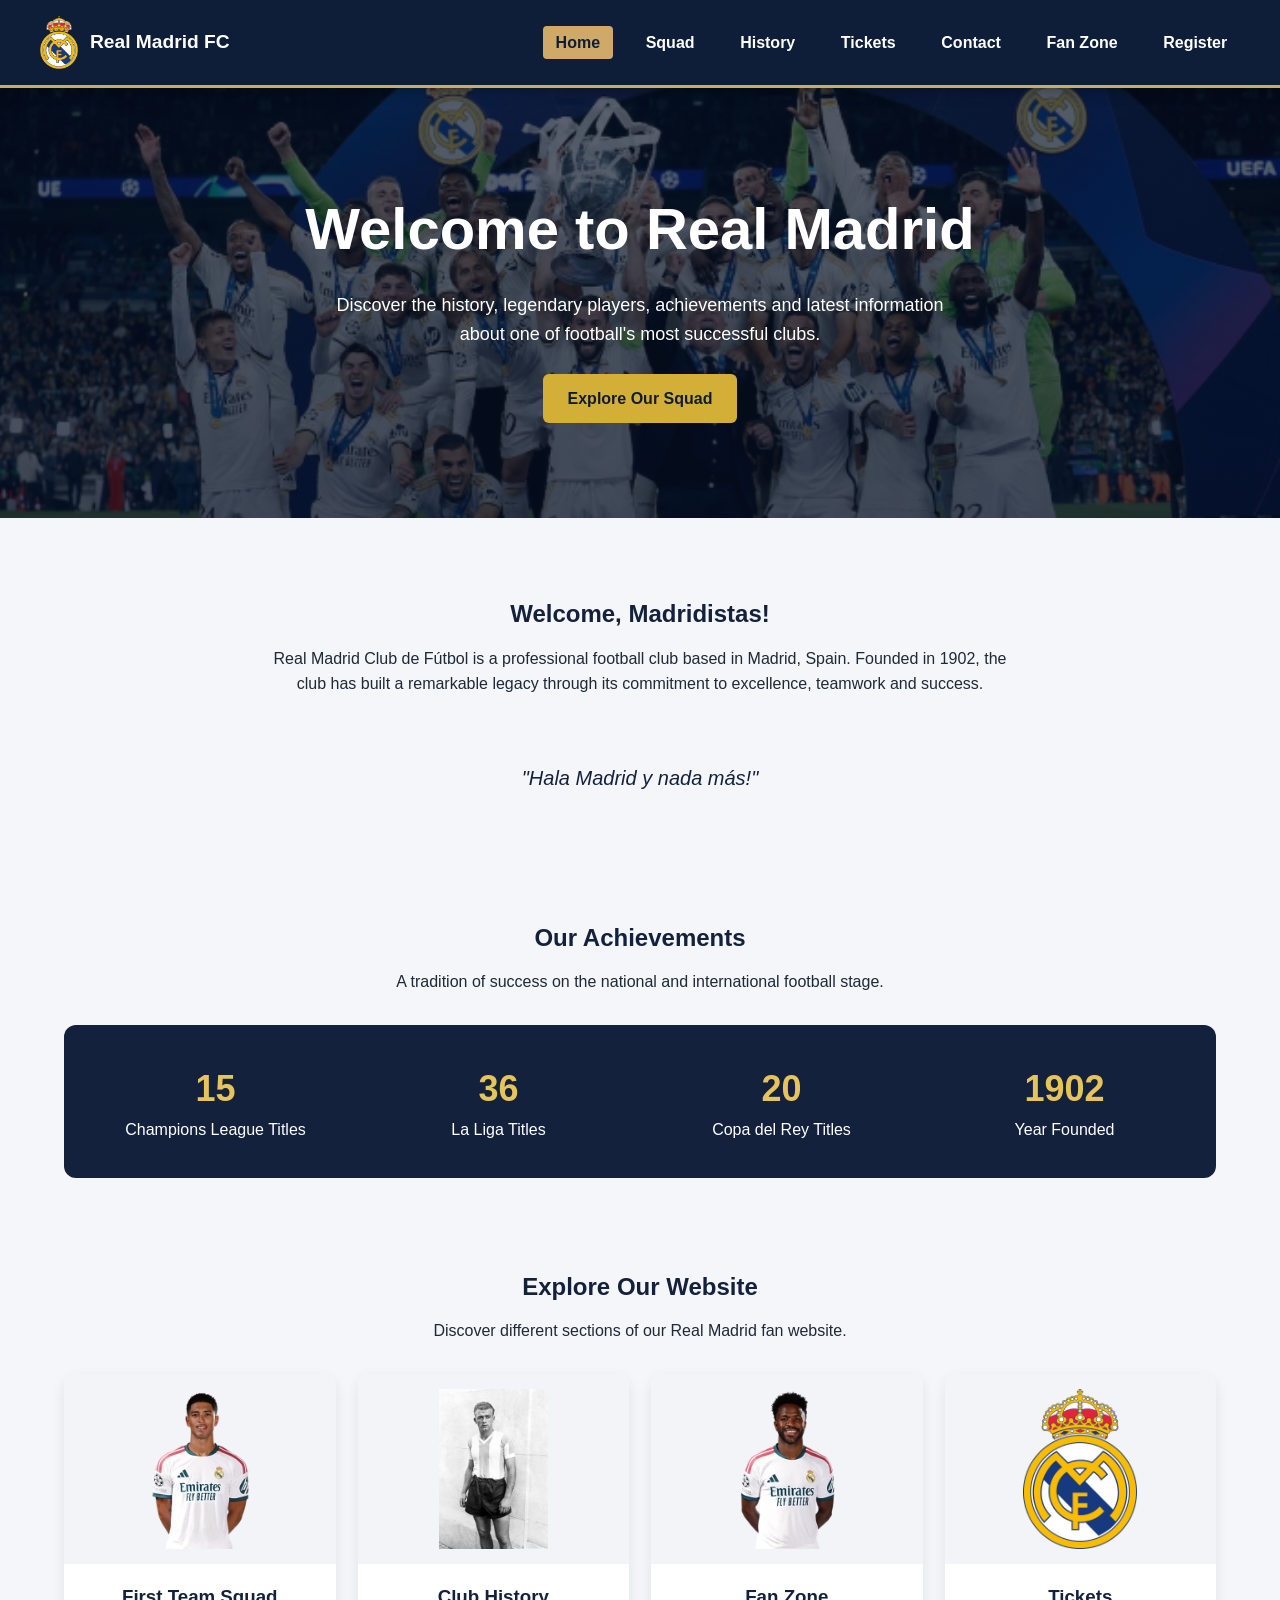
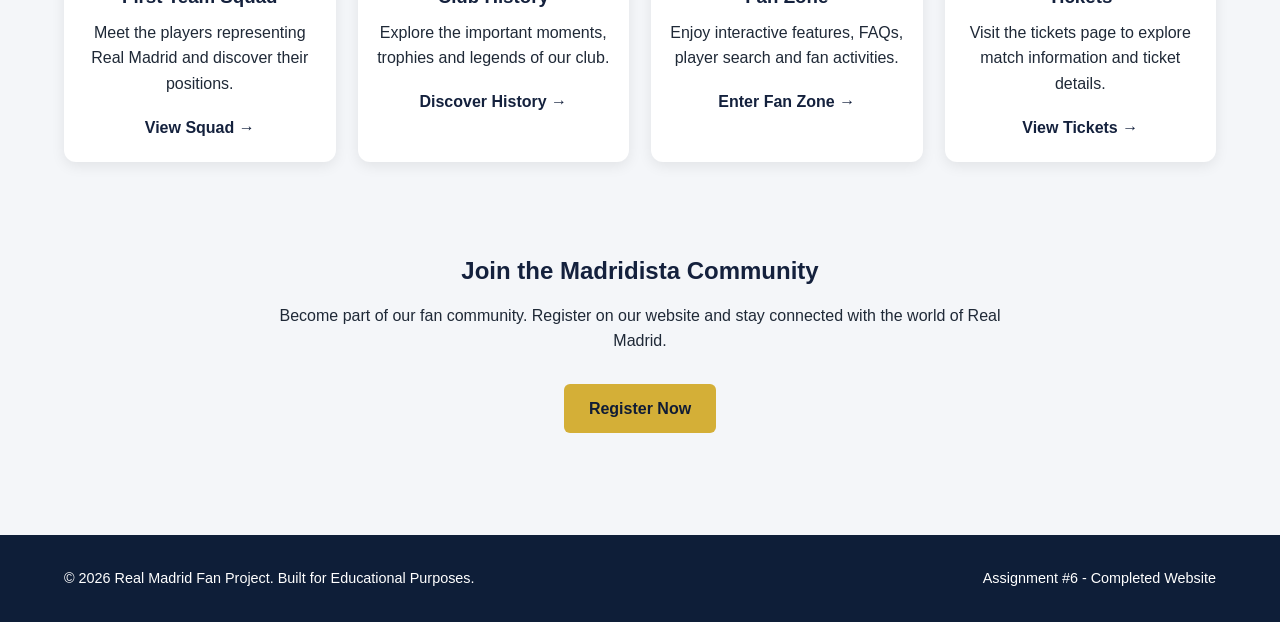
<file: index.html>
<!DOCTYPE html>
<html lang="en">
<head>
    <meta charset="UTF-8">
    <meta name="viewport" content="width=device-width, initial-scale=1.0">

    <title>Real Madrid - Official Fan Website</title>

    <link rel="stylesheet" href="css/style.css">
    <link rel="stylesheet" href="css/responsive.css">

    <style>
        .home-hero {
            min-height: 430px;
            background:
                linear-gradient(rgba(5, 15, 35, 0.65), rgba(5, 15, 35, 0.75)),
                url("images/hero.png") center/cover no-repeat;
            display: flex;
            flex-direction: column;
            justify-content: center;
            align-items: center;
            text-align: center;
            color: white;
            padding: 50px 20px;
        }

        .home-hero h1 {
            font-size: clamp(32px, 5vw, 58px);
            margin: 0 0 15px;
            color: white;
        }

        .home-hero p {
            font-size: 18px;
            max-width: 650px;
            margin: 0 auto 25px;
        }

        .home-btn {
            display: inline-block;
            background: #d4af37;
            color: #101c35;
            text-decoration: none;
            font-weight: bold;
            padding: 12px 25px;
            border-radius: 6px;
            transition: background 0.3s, transform 0.3s;
        }

        .home-btn:hover {
            background: #f0d36b;
            transform: translateY(-3px);
        }

        .home-section {
            padding: 45px 0;
        }

        .home-section h2 {
            text-align: center;
            color: #14213d;
            margin-bottom: 12px;
        }

        .home-intro {
            text-align: center;
            max-width: 750px;
            margin: 0 auto 30px;
        }

        .home-cards {
            display: grid;
            grid-template-columns: repeat(auto-fit, minmax(220px, 1fr));
            gap: 22px;
            margin-top: 30px;
        }

        .home-card {
            background: white;
            border-radius: 12px;
            overflow: hidden;
            box-shadow: 0 4px 14px rgba(0,0,0,0.08);
            text-align: center;
            padding-bottom: 22px;
            transition: transform 0.3s;
        }

        .home-card:hover {
            transform: translateY(-5px);
        }

        .home-card img {
            width: 100%;
            height: 190px;
            object-fit: contain;
            background: #f2f4f8;
            padding: 15px;
        }

        .home-card h3 {
            color: #14213d;
            margin: 18px 10px 8px;
        }

        .home-card p {
            padding: 0 18px;
            margin-bottom: 18px;
        }

        .home-card a {
            color: #14213d;
            font-weight: bold;
            text-decoration: none;
        }

        .home-card a:hover {
            color: #b18a18;
        }

        .home-highlights {
            background: #14213d;
            color: white;
            padding: 35px 20px;
            border-radius: 12px;
            display: grid;
            grid-template-columns: repeat(auto-fit, minmax(160px, 1fr));
            gap: 20px;
            text-align: center;
        }

        .highlight-number {
            color: #e6c45a;
            font-size: 36px;
            font-weight: bold;
            display: block;
        }

        .home-quote {
            text-align: center;
            padding: 35px 20px;
            font-size: 20px;
            font-style: italic;
            color: #14213d;
        }

        @media (max-width: 600px) {
            .home-hero {
                min-height: 350px;
            }

            .home-hero p {
                font-size: 16px;
            }

            .home-section {
                padding: 30px 0;
            }
        }
    </style>
</head>

<body>

<div class="page-wrapper">

    <!-- HEADER -->
    <header class="site-header">
        <div class="header-container">

            <a href="index.html" class="logo-area">
                <img src="images/crest.png" alt="Real Madrid Crest">
                <span>Real Madrid FC</span>
            </a>

            <nav class="main-nav" aria-label="Main navigation">
                <ul>
                    <li><a href="index.html" class="active" aria-current="page">Home</a></li>
                    <li><a href="squad.html">Squad</a></li>
                    <li><a href="history.html">History</a></li>
                    <li><a href="tickets.html">Tickets</a></li>
                    <li><a href="contact.html">Contact</a></li>
                    <li><a href="fanzone.html">Fan Zone</a></li>
                    <li><a href="register.html">Register</a></li>
                </ul>
            </nav>

        </div>
    </header>


    <!-- HERO SECTION -->
    <main>

        <section class="home-hero">
            <h1>Welcome to Real Madrid</h1>

            <p>
                Discover the history, legendary players, achievements
                and latest information about one of football's most
                successful clubs.
            </p>

            <a href="squad.html" class="home-btn">
                Explore Our Squad
            </a>
        </section>


        <div class="container">

            <!-- ABOUT SECTION -->
            <section class="home-section">
                <h2>Welcome, Madridistas!</h2>

                <p class="home-intro">
                    Real Madrid Club de Fútbol is a professional football
                    club based in Madrid, Spain. Founded in 1902, the club
                    has built a remarkable legacy through its commitment
                    to excellence, teamwork and success.
                </p>

                <div class="home-quote">
                    "Hala Madrid y nada más!"
                </div>
            </section>


            <!-- ACHIEVEMENTS -->
            <section class="home-section">
                <h2>Our Achievements</h2>

                <p class="home-intro">
                    A tradition of success on the national and
                    international football stage.
                </p>

                <div class="home-highlights">

                    <div>
                        <span class="highlight-number">15</span>
                        <span>Champions League Titles</span>
                    </div>

                    <div>
                        <span class="highlight-number">36</span>
                        <span>La Liga Titles</span>
                    </div>

                    <div>
                        <span class="highlight-number">20</span>
                        <span>Copa del Rey Titles</span>
                    </div>

                    <div>
                        <span class="highlight-number">1902</span>
                        <span>Year Founded</span>
                    </div>

                </div>
            </section>


            <!-- EXPLORE WEBSITE -->
            <section class="home-section">
                <h2>Explore Our Website</h2>

                <p class="home-intro">
                    Discover different sections of our Real Madrid
                    fan website.
                </p>

                <div class="home-cards">

                    <article class="home-card">
                        <img
                            src="images/player-Bellingham.webp"
                            alt="Real Madrid player Jude Bellingham"
                        >

                        <h3>First Team Squad</h3>

                        <p>
                            Meet the players representing Real Madrid
                            and discover their positions.
                        </p>

                        <a href="squad.html">View Squad &rarr;</a>
                    </article>


                    <article class="home-card">
                        <img
                            src="images/Di_stefano_argentina.jpg"
                            alt="Real Madrid legend Alfredo Di Stéfano"
                        >

                        <h3>Club History</h3>

                        <p>
                            Explore the important moments, trophies
                            and legends of our club.
                        </p>

                        <a href="history.html">Discover History &rarr;</a>
                    </article>


                    <article class="home-card">
                        <img
                            src="images/player-vini.webp"
                            alt="Real Madrid player Vinícius Júnior"
                        >

                        <h3>Fan Zone</h3>

                        <p>
                            Enjoy interactive features, FAQs,
                            player search and fan activities.
                        </p>

                        <a href="fanzone.html">Enter Fan Zone &rarr;</a>
                    </article>


                    <article class="home-card">
                        <img
                            src="images/crest.png"
                            alt="Real Madrid club crest"
                        >

                        <h3>Tickets</h3>

                        <p>
                            Visit the tickets page to explore
                            match information and ticket details.
                        </p>

                        <a href="tickets.html">View Tickets &rarr;</a>
                    </article>

                </div>
            </section>


            <!-- JOIN THE COMMUNITY -->
            <section class="home-section">
                <h2>Join the Madridista Community</h2>

                <p class="home-intro">
                    Become part of our fan community. Register on our
                    website and stay connected with the world of Real Madrid.
                </p>

                <div style="text-align:center; margin:25px 0;">
                    <a href="register.html" class="home-btn">
                        Register Now
                    </a>
                </div>
            </section>

        </div>

    </main>


    <!-- FOOTER -->
    <footer class="site-footer">
        <div class="container footer-content">
            <p>
                &copy; 2026 Real Madrid Fan Project.
                Built for Educational Purposes.
            </p>

            <p>Assignment #6 - Completed Website</p>
        </div>
    </footer>

</div>

</body>
</html>
</file>
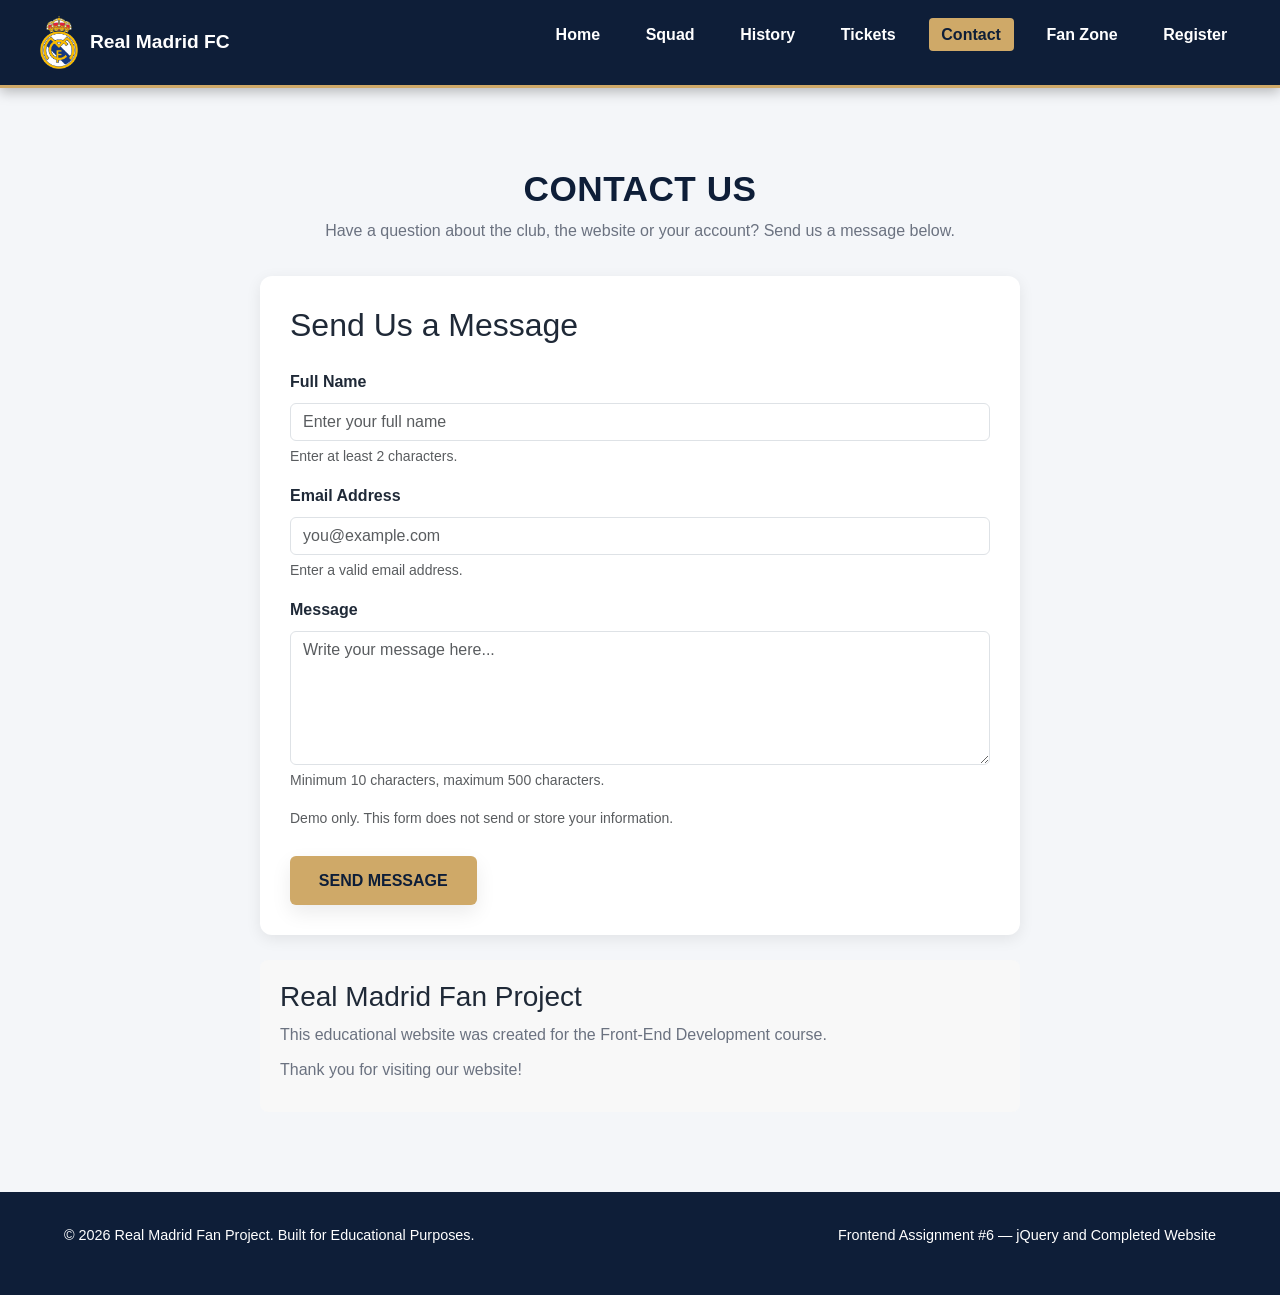
<file: contact.html>
<!DOCTYPE html>
<html lang="en">
<head>
    <meta charset="UTF-8">
    <meta name="viewport" content="width=device-width, initial-scale=1.0">

    <title>Contact Us - Real Madrid Fan Project</title>

   
    <link href="https://cdn.jsdelivr.net/npm/bootstrap@5.3.3/dist/css/bootstrap.min.css" rel="stylesheet">

    <!-- Project CSS -->
    <link rel="stylesheet" href="css/style.css">
    <link rel="stylesheet" href="css/responsive.css">

    <style>
        .contact-card {
            background: #ffffff;
            padding: 30px;
            border-radius: 12px;
            box-shadow: 0 4px 15px rgba(0,0,0,0.08);
        }

        .contact-card h2 {
            margin-bottom: 25px;
        }

        .contact-card .form-label {
            font-weight: 600;
        }

        .contact-card .form-control:focus {
            border-color: #c9a227;
            box-shadow: 0 0 0 0.2rem rgba(201,162,39,0.2);
        }

        .contact-card .btn-gold {
            margin-top: 10px;
        }

        .form-control.is-invalid {
            border-color: #dc3545;
        }

        .form-control.is-valid {
            border-color: #198754;
        }

        #contact-success {
            font-weight: 500;
        }

        .contact-info {
            margin-top: 25px;
            padding: 20px;
            background: #f8f8f8;
            border-radius: 8px;
        }

        @media (max-width: 576px) {
            .contact-card {
                padding: 20px 15px;
            }
        }
    </style>
</head>

<body>

<div class="page-wrapper">

  
    <header class="site-header">
        <div class="header-container">

            <a href="index.html" class="logo-area">
                <img src="images/crest.png" alt="Real Madrid Crest">
                <span>Real Madrid FC</span>
            </a>

            <nav class="main-nav" aria-label="Main navigation">
                <ul>
                    <li><a href="index.html">Home</a></li>
                    <li><a href="squad.html">Squad</a></li>
                    <li><a href="history.html">History</a></li>
                    <li><a href="tickets.html">Tickets</a></li>
                    <li><a href="contact.html" class="active">Contact</a></li>
                    <li><a href="fanzone.html">Fan Zone</a></li>
                    <li><a href="register.html">Register</a></li>
                </ul>
            </nav>

        </div>
    </header>


    
    <main class="container py-5">

        <h1 class="page-title text-center">Contact Us</h1>

        <p class="subtitle text-center">
            Have a question about the club, the website or your account?
            Send us a message below.
        </p>

        <div class="row justify-content-center">

            <div class="col-12 col-lg-8">

                <div class="contact-card">

                    <h2>Send Us a Message</h2>

                    <!-- CONTACT FORM -->
                    <form id="contactForm" novalidate>

                        <!-- FULL NAME -->
                        <div class="mb-3">

                            <label for="contact-name" class="form-label">
                                Full Name
                            </label>

                            <input
                                type="text"
                                class="form-control"
                                id="contact-name"
                                name="contact-name"
                                minlength="2"
                                required
                                placeholder="Enter your full name"
                                aria-describedby="name-help">

                            <div id="name-help" class="form-text">
                                Enter at least 2 characters.
                            </div>

                            <div class="valid-feedback">
                                Looks good!
                            </div>

                            <div class="invalid-feedback">
                                Please enter at least 2 characters.
                            </div>

                        </div>


                        
                        <div class="mb-3">

                            <label for="contact-email" class="form-label">
                                Email Address
                            </label>

                            <input
                                type="email"
                                class="form-control"
                                id="contact-email"
                                name="contact-email"
                                required
                                placeholder="you@example.com"
                                aria-describedby="email-help">

                            <div id="email-help" class="form-text">
                                Enter a valid email address.
                            </div>

                            <div class="valid-feedback">
                                Valid email address!
                            </div>

                            <div class="invalid-feedback">
                                Please enter a valid email address.
                            </div>

                        </div>


                        
                        <div class="mb-3">

                            <label for="contact-message" class="form-label">
                                Message
                            </label>

                            <textarea
                                class="form-control"
                                id="contact-message"
                                name="contact-message"
                                rows="5"
                                minlength="10"
                                maxlength="500"
                                required
                                placeholder="Write your message here..."
                                aria-describedby="message-help"></textarea>

                            <div id="message-help" class="form-text">
                                Minimum 10 characters, maximum 500 characters.
                            </div>

                            <div class="valid-feedback">
                                Message looks good!
                            </div>

                            <div class="invalid-feedback">
                                Message must contain 10-500 characters.
                            </div>

                        </div>


                        
                        <p id="contact-demo-note" class="text-muted small">
                            Demo only. This form does not send or store your information.
                        </p>


                        
                        <button type="submit" class="btn btn-gold">
                            Send Message
                        </button>

                    </form>


                    
                    <div
                        id="contact-success"
                        class="alert alert-success mt-4 d-none"
                        role="alert"
                        aria-live="polite">

                        <strong>Thank you!</strong>
                        Your message has passed validation.

                        <br>

                        <small>
                            Demonstration only — nothing was actually sent.
                        </small>

                    </div>

                </div>


               
                <div class="contact-info">

                    <h3>Real Madrid Fan Project</h3>

                    <p>
                        This educational website was created
                        for the Front-End Development course.
                    </p>

                    <p>
                        Thank you for visiting our website!
                    </p>

                </div>

            </div>

        </div>

    </main>


  
    <footer class="site-footer">

        <div class="container footer-content">

            <p>
                &copy; 2026 Real Madrid Fan Project.
                Built for Educational Purposes.
            </p>

            <p>
                Frontend Assignment #6 — jQuery and Completed Website
            </p>

        </div>

    </footer>

</div>



<script src="https://cdn.jsdelivr.net/npm/bootstrap@5.3.3/dist/js/bootstrap.bundle.min.js"></script>


<script src="https://code.jquery.com/jquery-3.7.1.min.js"></script>


<script src="js/validation.js"></script>

</body>
</html>
</file>
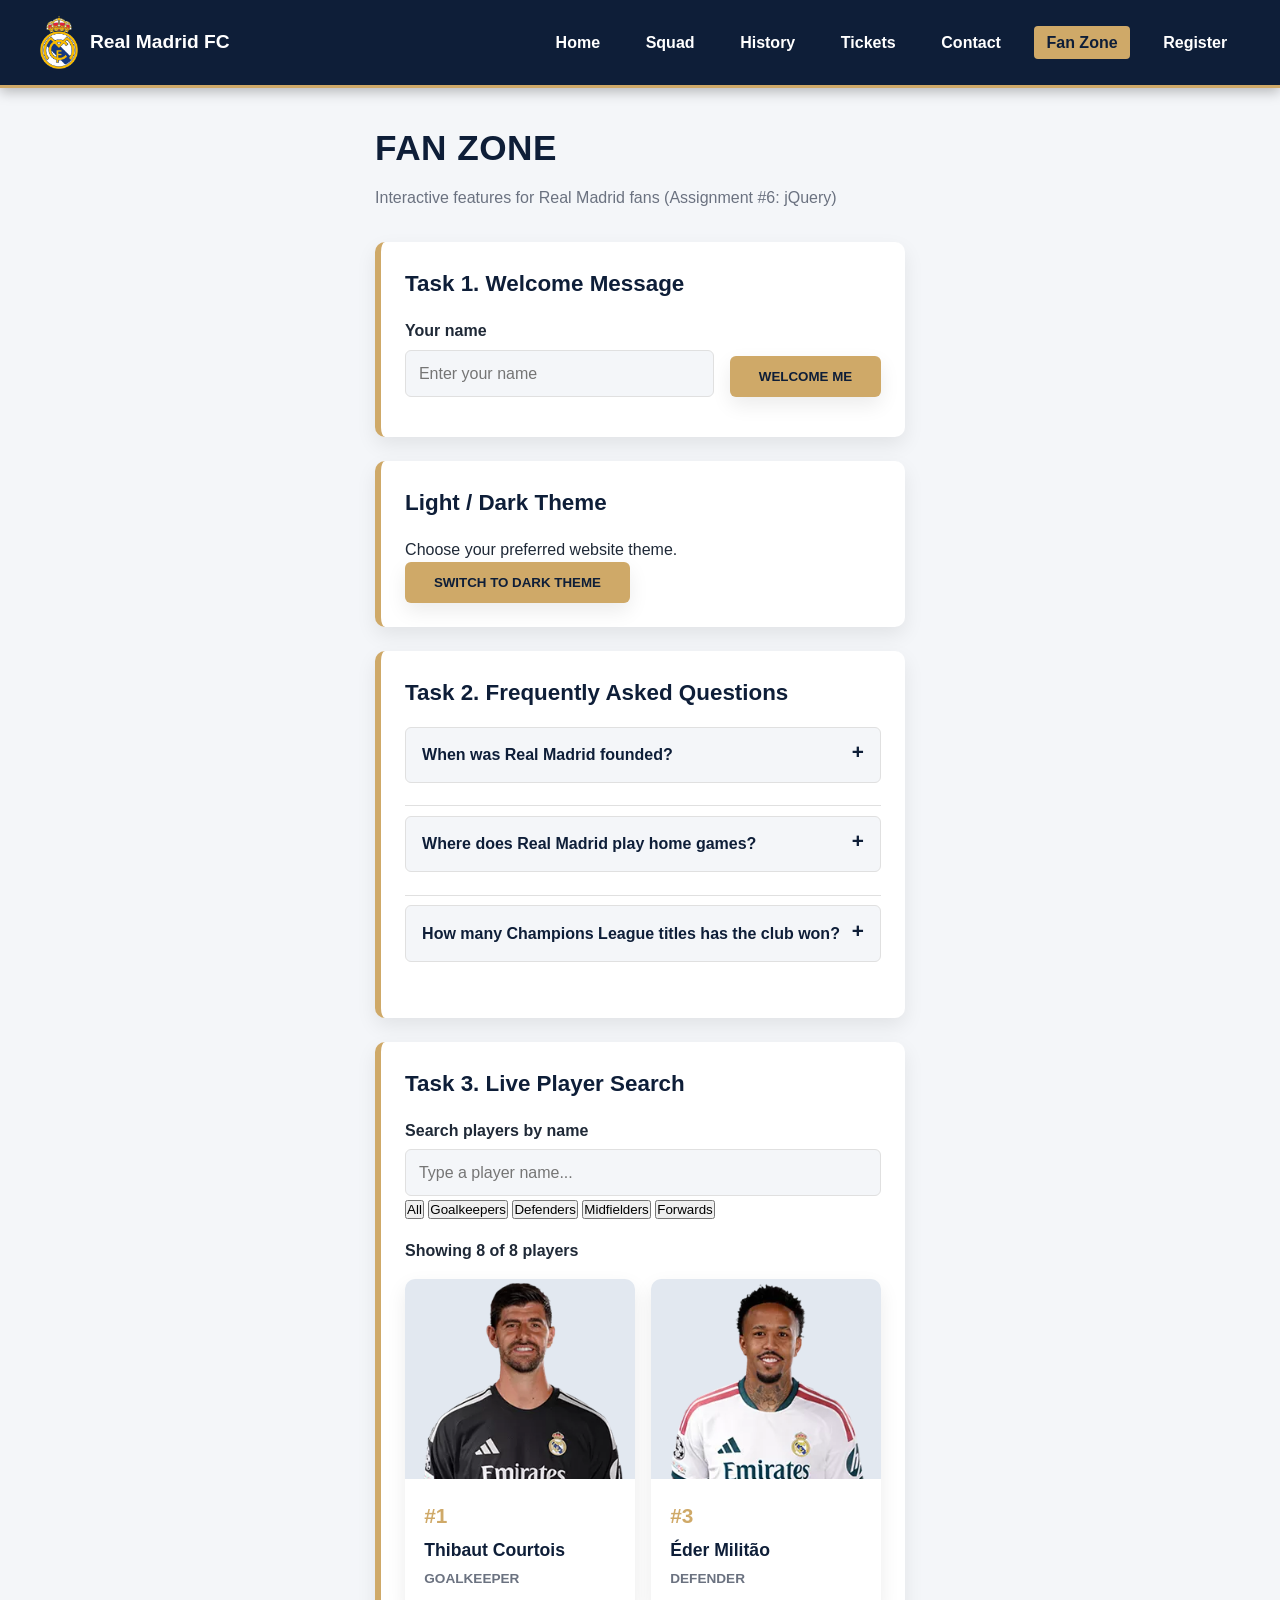
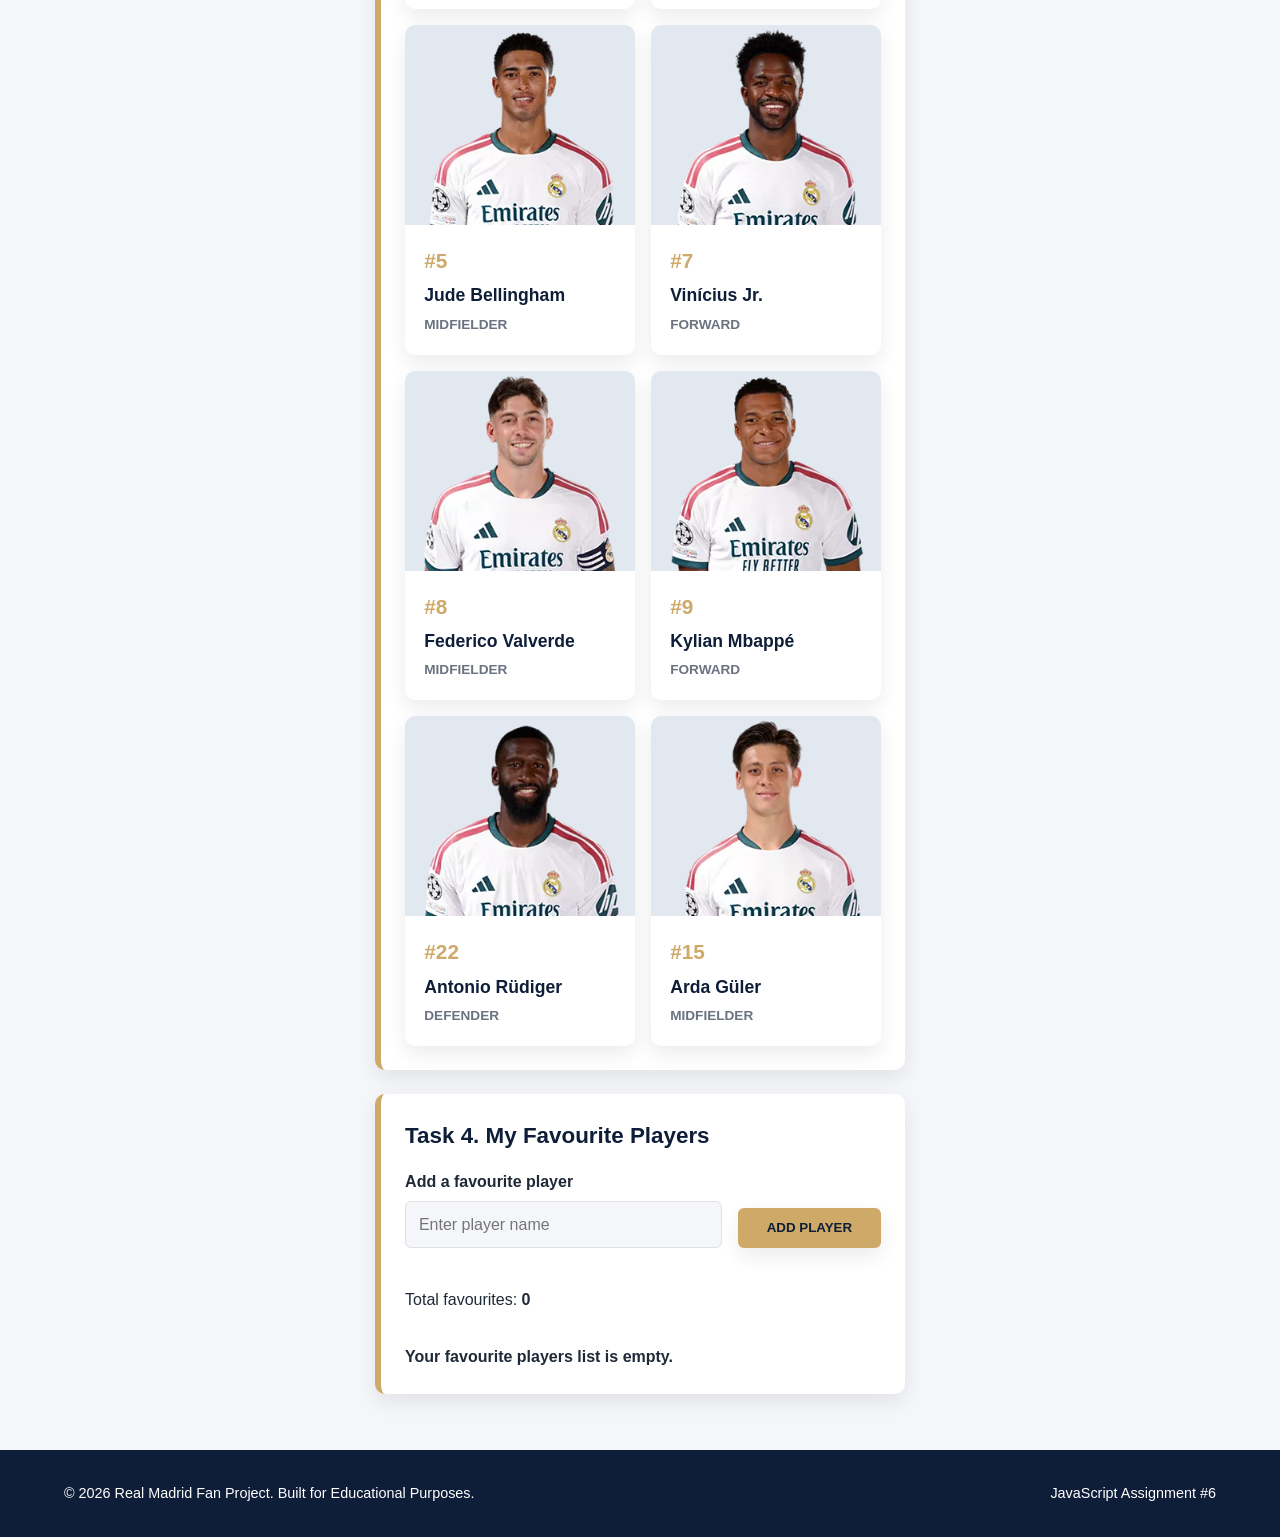
<file: fanzone.html>
<!DOCTYPE html>
<html lang="en">
<head>
  <meta charset="UTF-8">
  <meta name="viewport" content="width=device-width, initial-scale=1.0">
  <title>Real Madrid - Fan Zone</title>

  <link rel="stylesheet" href="css/style.css">
  <link rel="stylesheet" href="css/responsive.css">
  <link rel="stylesheet" href="css/interactive.css">
</head>

<body>
  <div class="page-wrapper">

    <header class="site-header">
      <div class="header-container">
        <a href="index.html" class="logo-area">
          <img src="images/crest.png" alt="Real Madrid Crest">
          <span>Real Madrid FC</span>
        </a>

        <nav class="main-nav" aria-label="Main navigation">
          <ul>
            <li><a href="index.html">Home</a></li>
            <li><a href="squad.html">Squad</a></li>
            <li><a href="history.html">History</a></li>
            <li><a href="tickets.html">Tickets</a></li>
            <li><a href="contact.html">Contact</a></li>
            <li><a href="fanzone.html" class="active">Fan Zone</a></li>
            <li><a href="register.html">Register</a></li>
          </ul>
        </nav>
      </div>
    </header>

    <main class="container">

      <h1 class="page-title">Fan Zone</h1>
      <p class="subtitle">
        Interactive features for Real Madrid fans (Assignment #6: jQuery)
      </p>

      <!-- TASK 1: WELCOME MESSAGE -->
      <section class="fz-section" id="task1">
        <h2>Task 1. Welcome Message</h2>

        <div class="fz-row">
          <div class="fz-field">
            <label for="fan-name">Your name</label>
            <input
              type="text"
              id="fan-name"
              placeholder="Enter your name"
            >
          </div>

          <button type="button" id="welcome-btn" class="btn btn-gold">
            Welcome me
          </button>
        </div>

        <p id="welcome-message" class="fz-message" aria-live="polite"></p>
      </section>


      
      <section class="fz-section">
        <h2>Light / Dark Theme</h2>

        <p>Choose your preferred website theme.</p>

        <button type="button" id="theme-btn" class="btn btn-gold">
          Switch to dark theme
        </button>

        <p id="theme-status" aria-live="polite"></p>
      </section>


      
      <section class="fz-section" id="task2">
        <h2>Task 2. Frequently Asked Questions</h2>

        <div class="faq-list">

          <div class="faq-item">
            <h3>
              <button
                type="button"
                class="faq-question"
                aria-expanded="false"
                aria-controls="faq-a1"
              >
                When was Real Madrid founded?
              </button>
            </h3>

            <p class="faq-answer" id="faq-a1" hidden>
              Real Madrid was founded on 6 March 1902.
            </p>
          </div>

          <div class="faq-item">
            <h3>
              <button
                type="button"
                class="faq-question"
                aria-expanded="false"
                aria-controls="faq-a2"
              >
                Where does Real Madrid play home games?
              </button>
            </h3>

            <p class="faq-answer" id="faq-a2" hidden>
              The team plays at the Santiago Bernabéu Stadium in Madrid.
            </p>
          </div>

          <div class="faq-item">
            <h3>
              <button
                type="button"
                class="faq-question"
                aria-expanded="false"
                aria-controls="faq-a3"
              >
                How many Champions League titles has the club won?
              </button>
            </h3>

            <p class="faq-answer" id="faq-a3" hidden>
              Real Madrid has won the European Cup / Champions League 15 times.
            </p>
          </div>

        </div>
      </section>


      
      <section class="fz-section" id="task3">
        <h2>Task 3. Live Player Search</h2>

        <label for="player-search">Search players by name</label>

        <input
          type="search"
          id="player-search"
          placeholder="Type a player name..."
          autocomplete="off"
        >

        <div class="category-filters" aria-label="Filter players by position">

          <button
            type="button"
            class="category-filter"
            data-category="all"
          >
            All
          </button>

          <button
            type="button"
            class="category-filter"
            data-category="goalkeeper"
          >
            Goalkeepers
          </button>

          <button
            type="button"
            class="category-filter"
            data-category="defender"
          >
            Defenders
          </button>

          <button
            type="button"
            class="category-filter"
            data-category="midfielder"
          >
            Midfielders
          </button>

          <button
            type="button"
            class="category-filter"
            data-category="forward"
          >
            Forwards
          </button>

        </div>

        <p id="search-count" class="fz-message" aria-live="polite"></p>

        <div class="fz-grid" id="player-grid">

          <article class="player-card searchable" data-category="goalkeeper">
            <img src="images/player-courtois.webp" alt="Thibaut Courtois" class="player-photo">
            <div class="player-info">
              <span class="player-number">#1</span>
              <h3 class="player-name">Thibaut Courtois</h3>
              <p class="player-position">Goalkeeper</p>
            </div>
          </article>

          <article class="player-card searchable" data-category="defender">
            <img src="images/player-militao.webp" alt="Éder Militão" class="player-photo">
            <div class="player-info">
              <span class="player-number">#3</span>
              <h3 class="player-name">Éder Militão</h3>
              <p class="player-position">Defender</p>
            </div>
          </article>

          <article class="player-card searchable" data-category="midfielder">
            <img src="images/player-Bellingham.webp" alt="Jude Bellingham" class="player-photo">
            <div class="player-info">
              <span class="player-number">#5</span>
              <h3 class="player-name">Jude Bellingham</h3>
              <p class="player-position">Midfielder</p>
            </div>
          </article>

          <article class="player-card searchable" data-category="forward">
            <img src="images/player-vini.webp" alt="Vinícius Júnior" class="player-photo">
            <div class="player-info">
              <span class="player-number">#7</span>
              <h3 class="player-name">Vinícius Jr.</h3>
              <p class="player-position">Forward</p>
            </div>
          </article>

          <article class="player-card searchable" data-category="midfielder">
            <img src="images/player-valverde.webp" alt="Federico Valverde" class="player-photo">
            <div class="player-info">
              <span class="player-number">#8</span>
              <h3 class="player-name">Federico Valverde</h3>
              <p class="player-position">Midfielder</p>
            </div>
          </article>

          <article class="player-card searchable" data-category="forward">
            <img src="images/player-mbappe.webp" alt="Kylian Mbappé" class="player-photo">
            <div class="player-info">
              <span class="player-number">#9</span>
              <h3 class="player-name">Kylian Mbappé</h3>
              <p class="player-position">Forward</p>
            </div>
          </article>

          <article class="player-card searchable" data-category="defender">
            <img src="images/player-Rudiger.webp" alt="Antonio Rüdiger" class="player-photo">
            <div class="player-info">
              <span class="player-number">#22</span>
              <h3 class="player-name">Antonio Rüdiger</h3>
              <p class="player-position">Defender</p>
            </div>
          </article>

          <article class="player-card searchable" data-category="midfielder">
            <img src="images/player-arda.webp" alt="Arda Güler" class="player-photo">
            <div class="player-info">
              <span class="player-number">#15</span>
              <h3 class="player-name">Arda Güler</h3>
              <p class="player-position">Midfielder</p>
            </div>
          </article>

        </div>

        <p id="no-results" class="fz-message" hidden>
          No players found. Try another search.
        </p>

      </section>


      
      <section class="fz-section" id="task4">
        <h2>Task 4. My Favourite Players</h2>

        <form id="fav-form" novalidate>
          <div class="fz-row">

            <div class="fz-field">
              <label for="fav-input">Add a favourite player</label>

              <input
                type="text"
                id="fav-input"
                placeholder="Enter player name"
              >
            </div>

            <button type="submit" class="btn btn-gold">
              Add Player
            </button>

          </div>
        </form>

        <p id="fav-error" class="fz-error" role="alert"></p>

        <p>
          Total favourites:
          <strong id="fav-count">0</strong>
        </p>

        <ul id="fav-list" class="fav-list"></ul>

        <p id="fav-empty" class="fz-message">
          Your favourite players list is empty.
        </p>

      </section>

    </main>


    <footer class="site-footer">
      <div class="container footer-content">
        <p>&copy; 2026 Real Madrid Fan Project. Built for Educational Purposes.</p>
        <p>JavaScript Assignment #6</p>
      </div>
    </footer>

  </div>

  
  <script src="https://code.jquery.com/jquery-3.7.1.min.js"></script>
  <script src="js/interactive.js"></script>

</body>
</html>
</file>
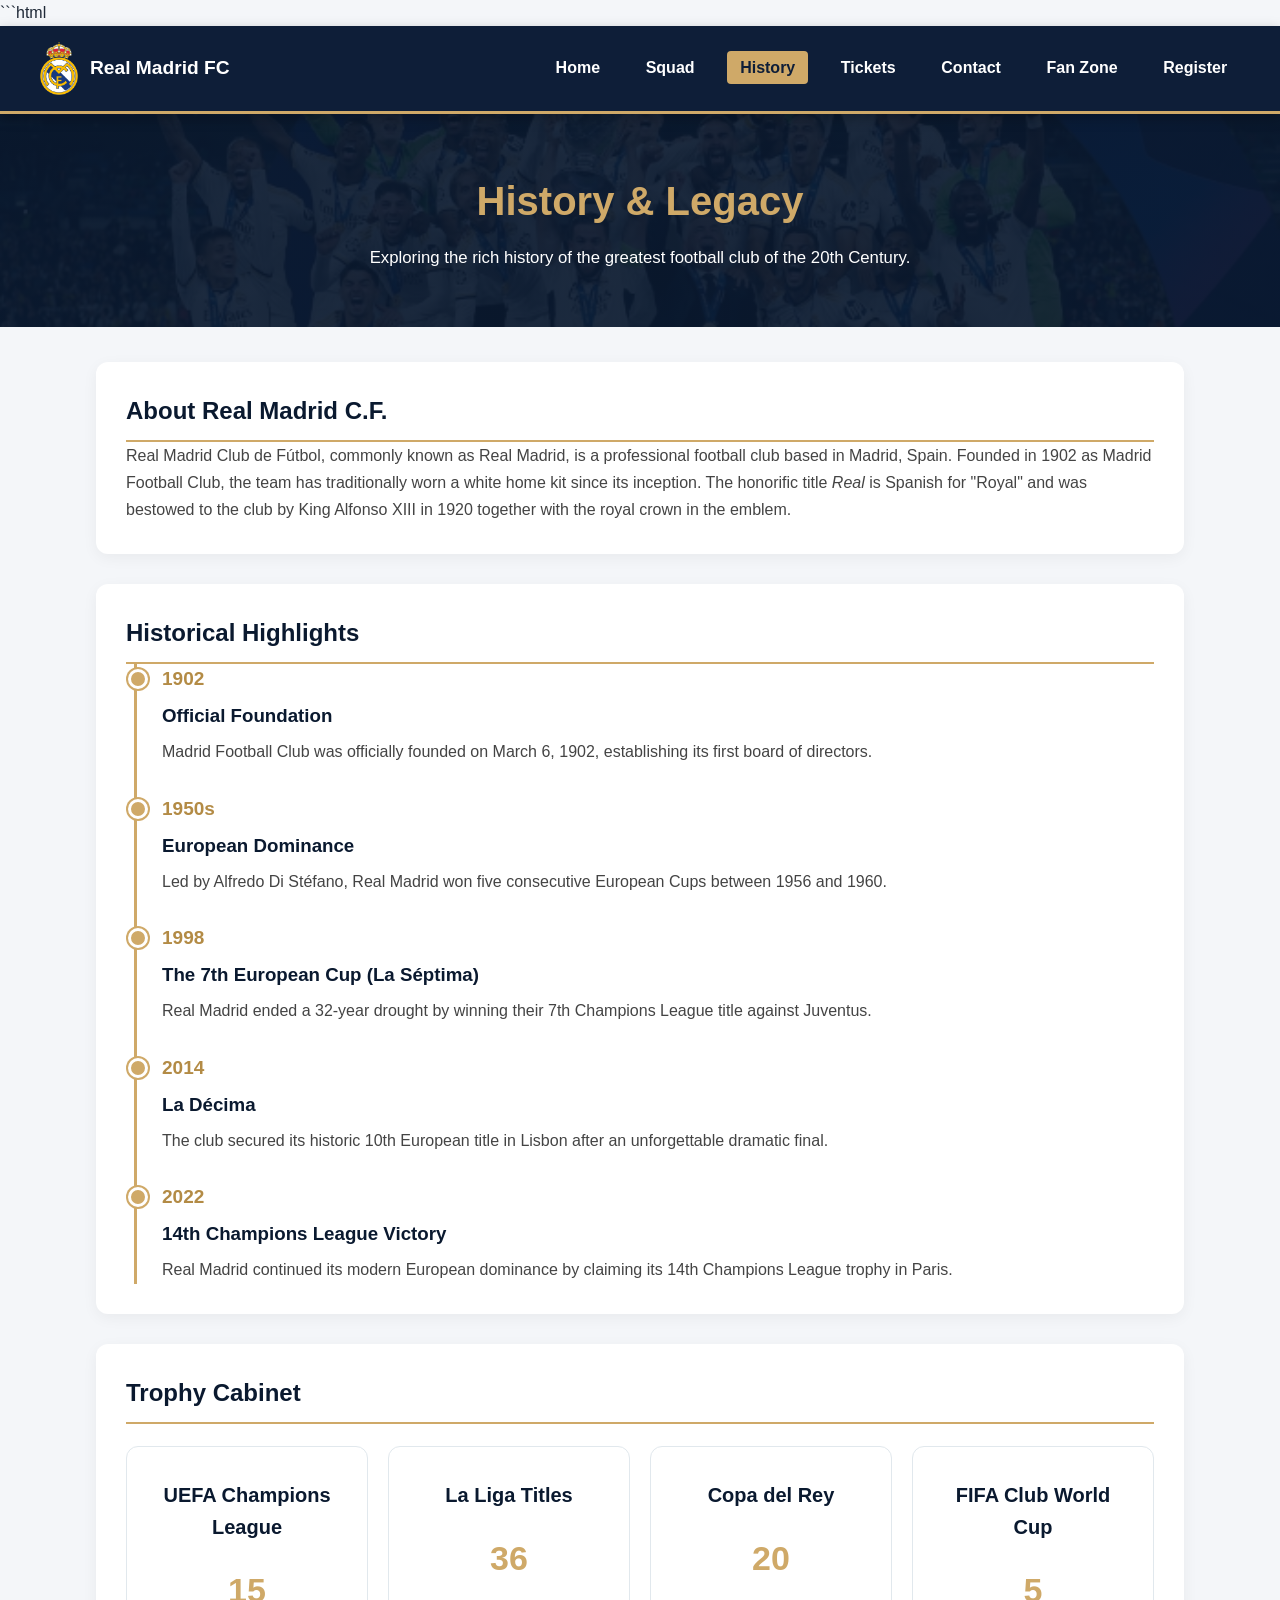
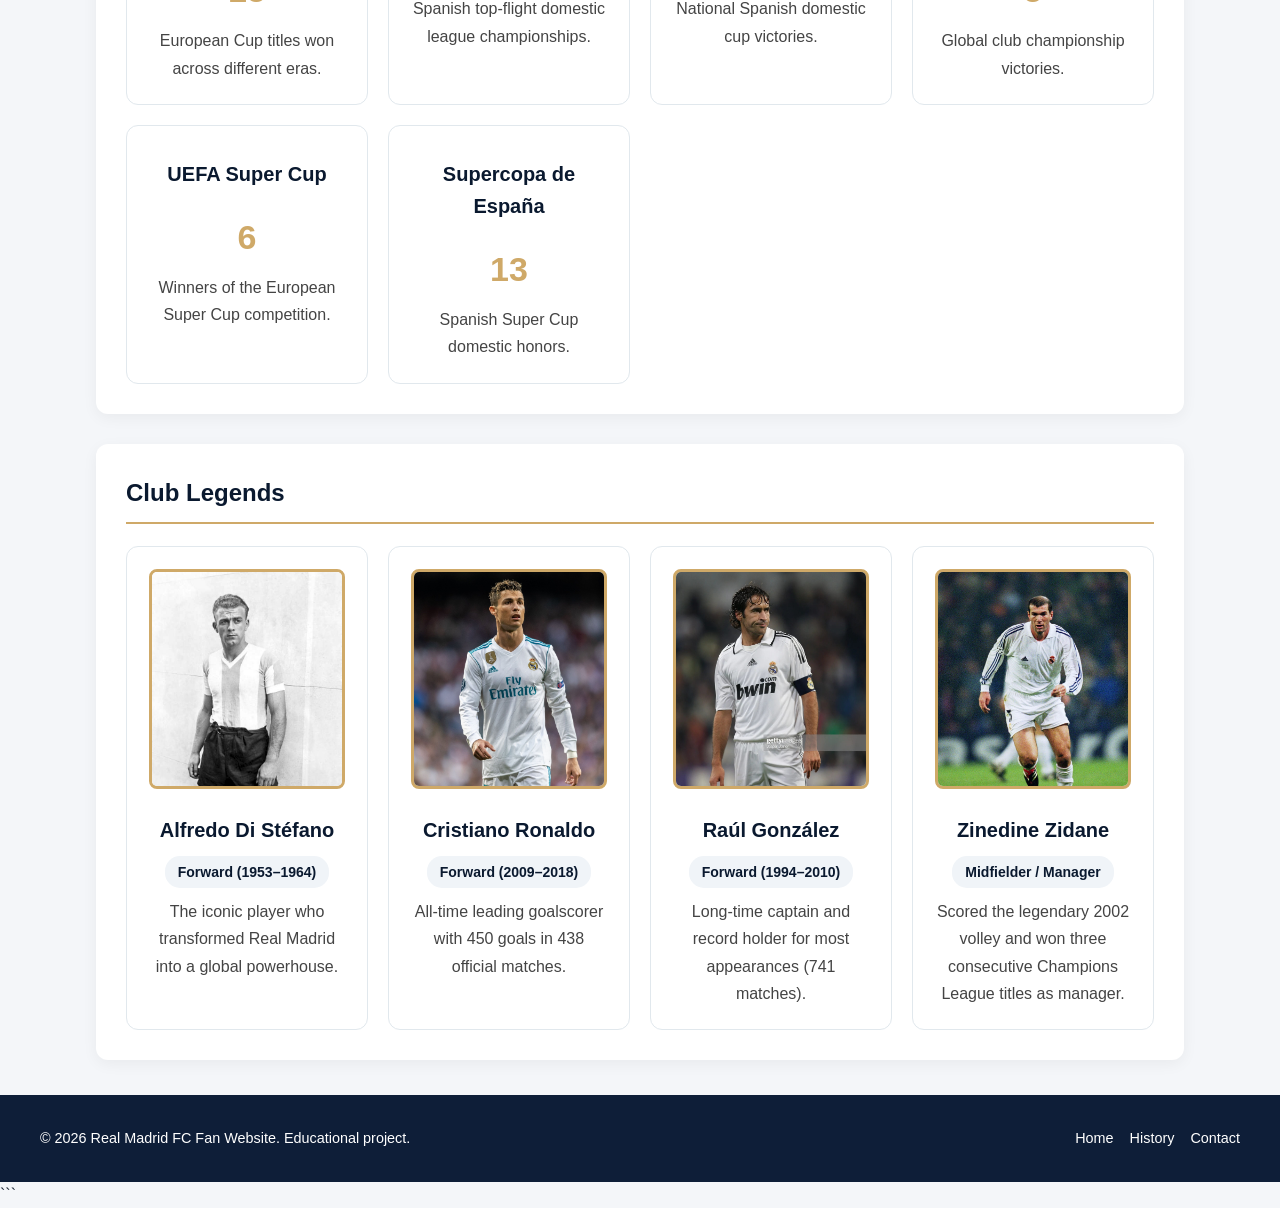
<file: history.html>
```html
<!DOCTYPE html>
<html lang="en">
<head>
    <meta charset="UTF-8">
    <meta name="viewport" content="width=device-width, initial-scale=1.0">
    <title>Real Madrid CF - History & Legacy</title>

    <link rel="stylesheet" href="css/style.css">
    <link rel="stylesheet" href="css/responsive.css">

    <style>
        body {
            margin: 0;
            background-color: #f4f6f9;
            font-family: 'Segoe UI', Tahoma, Geneva, Verdana, sans-serif;
        }

        /* HISTORY HERO */
        .history-hero {
            background: linear-gradient(rgba(10, 25, 47, 0.92), rgba(10, 25, 47, 0.92)),
                        url('images/hero.png') center/cover;
            color: white;
            text-align: center;
            padding: 55px 20px;
        }

        .history-hero h1 {
            color: #cfa968;
            font-size: 2.5rem;
            margin: 0 0 12px;
        }

        .history-hero p {
            font-size: 1.05rem;
            margin: 0;
        }

        /* MAIN CONTENT */
        .history-container {
            width: 85%;
            max-width: 1100px;
            margin: 35px auto;
        }

        .history-section {
            background: white;
            padding: 30px;
            margin-bottom: 30px;
            border-radius: 12px;
            box-shadow: 0 4px 15px rgba(0, 0, 0, 0.05);
        }

        .history-section h2 {
            color: #0a192f;
            border-bottom: 2px solid #cfa968;
            padding-bottom: 10px;
            margin-top: 0;
        }

        .history-section p {
            line-height: 1.7;
            color: #444;
        }

        /* TIMELINE */
        .timeline {
            border-left: 3px solid #cfa968;
            padding-left: 25px;
            margin-left: 8px;
        }

        .timeline-item {
            position: relative;
            margin-bottom: 28px;
        }

        .timeline-item:last-child {
            margin-bottom: 0;
        }

        .timeline-item::before {
            content: '';
            position: absolute;
            left: -34px;
            top: 5px;
            width: 14px;
            height: 14px;
            background: #cfa968;
            border: 3px solid white;
            border-radius: 50%;
            box-shadow: 0 0 0 2px #cfa968;
        }

        .timeline-year {
            font-weight: bold;
            color: #b38b45;
            font-size: 19px;
        }

        .timeline-item h3 {
            color: #0a192f;
            margin: 7px 0;
        }

        /* TROPHIES */
        .trophy-grid,
        .legends-grid {
            display: grid;
            grid-template-columns: repeat(auto-fit, minmax(240px, 1fr));
            gap: 20px;
            margin-top: 22px;
        }

        .history-card {
            border: 1px solid #e1e8ed;
            border-radius: 12px;
            padding: 22px;
            text-align: center;
            background: #fff;
            transition: transform 0.3s ease, box-shadow 0.3s ease;
            overflow: hidden;
            display: flex;
            flex-direction: column;
            align-items: center;
        }

        .history-card:hover {
            transform: translateY(-5px);
            box-shadow: 0 8px 20px rgba(0, 0, 0, 0.1);
        }

        .history-card h3 {
            color: #0a192f;
            margin: 10px 0;
            font-size: 20px;
        }

        .trophy-count {
            font-size: 34px;
            font-weight: bold;
            color: #cfa968;
            margin: 10px 0;
        }

        /* LEGENDS */
        .legend-header {
            display: flex;
            flex-direction: column;
            align-items: center;
            width: 100%;
        }

        .legend-img-wrapper {
            width: 100%;
            height: 220px;
            border-radius: 8px;
            overflow: hidden;
            border: 3px solid #cfa968;
            margin-bottom: 15px;
            box-sizing: border-box;
        }

        .legend-img {
            width: 100%;
            height: 100%;
            object-fit: cover;
            object-position: top center;
            transition: transform 0.4s ease;
        }

        .history-card:hover .legend-img {
            transform: scale(1.05);
        }

        .legend-role {
            color: #0a192f;
            font-weight: 600;
            background: #f0f4f8;
            padding: 5px 13px;
            border-radius: 15px;
            font-size: 14px;
            margin-bottom: 10px;
        }

        /* RESPONSIVE */
        @media (max-width: 700px) {
            .history-container {
                width: 92%;
            }

            .history-section {
                padding: 20px;
            }

            .history-hero h1 {
                font-size: 1.9rem;
            }

            .timeline {
                padding-left: 20px;
            }

            .timeline-item::before {
                left: -29px;
            }
        }
    </style>
</head>

<body>

    <!-- HEADER / NAVIGATION -->
    <header class="site-header">
        <div class="header-container">

            <a href="index.html" class="logo-area">
                <img src="images/crest.png" alt="Real Madrid Crest">
                <span>Real Madrid FC</span>
            </a>

            <nav class="main-nav">
                <ul>
                    <li><a href="index.html">Home</a></li>
                    <li><a href="squad.html">Squad</a></li>
                    <li><a href="history.html" class="active" aria-current="page">History</a></li>
                    <li><a href="tickets.html">Tickets</a></li>
                    <li><a href="contact.html">Contact</a></li>
                    <li><a href="fanzone.html">Fan Zone</a></li>
                    <li><a href="register.html">Register</a></li>
                </ul>
            </nav>

        </div>
    </header>

    <!-- HERO -->
    <section class="history-hero">
        <h1>History &amp; Legacy</h1>
        <p>Exploring the rich history of the greatest football club of the 20th Century.</p>
    </section>

    <main class="history-container">

        <!-- ABOUT -->
        <section class="history-section" id="overview">
            <h2>About Real Madrid C.F.</h2>

            <p>
                Real Madrid Club de Fútbol, commonly known as Real Madrid,
                is a professional football club based in Madrid, Spain.
                Founded in 1902 as Madrid Football Club, the team has
                traditionally worn a white home kit since its inception.
                The honorific title <em>Real</em> is Spanish for "Royal"
                and was bestowed to the club by King Alfonso XIII in 1920
                together with the royal crown in the emblem.
            </p>
        </section>

        <!-- TIMELINE -->
        <section class="history-section" id="timeline-section">
            <h2>Historical Highlights</h2>

            <div class="timeline">

                <div class="timeline-item">
                    <span class="timeline-year">1902</span>
                    <h3>Official Foundation</h3>
                    <p>
                        Madrid Football Club was officially founded on
                        March 6, 1902, establishing its first board
                        of directors.
                    </p>
                </div>

                <div class="timeline-item">
                    <span class="timeline-year">1950s</span>
                    <h3>European Dominance</h3>
                    <p>
                        Led by Alfredo Di Stéfano, Real Madrid won five
                        consecutive European Cups between 1956 and 1960.
                    </p>
                </div>

                <div class="timeline-item">
                    <span class="timeline-year">1998</span>
                    <h3>The 7th European Cup (La Séptima)</h3>
                    <p>
                        Real Madrid ended a 32-year drought by winning
                        their 7th Champions League title against Juventus.
                    </p>
                </div>

                <div class="timeline-item">
                    <span class="timeline-year">2014</span>
                    <h3>La Décima</h3>
                    <p>
                        The club secured its historic 10th European title
                        in Lisbon after an unforgettable dramatic final.
                    </p>
                </div>

                <div class="timeline-item">
                    <span class="timeline-year">2022</span>
                    <h3>14th Champions League Victory</h3>
                    <p>
                        Real Madrid continued its modern European dominance
                        by claiming its 14th Champions League trophy in Paris.
                    </p>
                </div>

            </div>
        </section>

        <!-- TROPHY CABINET -->
        <section class="history-section" id="trophies">
            <h2>Trophy Cabinet</h2>

            <div class="trophy-grid">

                <div class="history-card">
                    <h3>UEFA Champions League</h3>
                    <div class="trophy-count">15</div>
                    <p>European Cup titles won across different eras.</p>
                </div>

                <div class="history-card">
                    <h3>La Liga Titles</h3>
                    <div class="trophy-count">36</div>
                    <p>Spanish top-flight domestic league championships.</p>
                </div>

                <div class="history-card">
                    <h3>Copa del Rey</h3>
                    <div class="trophy-count">20</div>
                    <p>National Spanish domestic cup victories.</p>
                </div>

                <div class="history-card">
                    <h3>FIFA Club World Cup</h3>
                    <div class="trophy-count">5</div>
                    <p>Global club championship victories.</p>
                </div>

                <div class="history-card">
                    <h3>UEFA Super Cup</h3>
                    <div class="trophy-count">6</div>
                    <p>Winners of the European Super Cup competition.</p>
                </div>

                <div class="history-card">
                    <h3>Supercopa de España</h3>
                    <div class="trophy-count">13</div>
                    <p>Spanish Super Cup domestic honors.</p>
                </div>

            </div>
        </section>

        <!-- CLUB LEGENDS -->
        <section class="history-section" id="legends">
            <h2>Club Legends</h2>

            <div class="legends-grid">

                <div class="history-card">
                    <div class="legend-header">
                        <div class="legend-img-wrapper">
                            <img
                                src="images/Di_stefano_argentina.jpg"
                                alt="Alfredo Di Stéfano"
                                class="legend-img">
                        </div>
                        <h3>Alfredo Di Stéfano</h3>
                    </div>

                    <div class="legend-role">Forward (1953–1964)</div>
                    <p>
                        The iconic player who transformed Real Madrid
                        into a global powerhouse.
                    </p>
                </div>

                <div class="history-card">
                    <div class="legend-header">
                        <div class="legend-img-wrapper">
                            <img
                                src="images/cefa3f5bbb582064204d3c0a7accc908.jpg"
                                alt="Cristiano Ronaldo"
                                class="legend-img">
                        </div>
                        <h3>Cristiano Ronaldo</h3>
                    </div>

                    <div class="legend-role">Forward (2009–2018)</div>
                    <p>
                        All-time leading goalscorer with 450 goals
                        in 438 official matches.
                    </p>
                </div>

                <div class="history-card">
                    <div class="legend-header">
                        <div class="legend-img-wrapper">
                            <img
                                src="images/i.jpg"
                                alt="Raúl González"
                                class="legend-img">
                        </div>
                        <h3>Raúl González</h3>
                    </div>

                    <div class="legend-role">Forward (1994–2010)</div>
                    <p>
                        Long-time captain and record holder for most
                        appearances (741 matches).
                    </p>
                </div>

                <div class="history-card">
                    <div class="legend-header">
                        <div class="legend-img-wrapper">
                            <img
                                src="images/f06125c94682aa63622f5323e6bf3aad.jpg"
                                alt="Zinedine Zidane"
                                class="legend-img">
                        </div>
                        <h3>Zinedine Zidane</h3>
                    </div>

                    <div class="legend-role">Midfielder / Manager</div>
                    <p>
                        Scored the legendary 2002 volley and won
                        three consecutive Champions League titles
                        as manager.
                    </p>
                </div>

            </div>
        </section>

    </main>

    <!-- FOOTER -->
    <footer class="site-footer">
        <div class="footer-container">
            <p>&copy; 2026 Real Madrid FC Fan Website. Educational project.</p>

            <div class="footer-links">
                <a href="index.html">Home</a>
                <a href="history.html">History</a>
                <a href="contact.html">Contact</a>
            </div>
        </div>
    </footer>

</body>
</html>
```
</file>
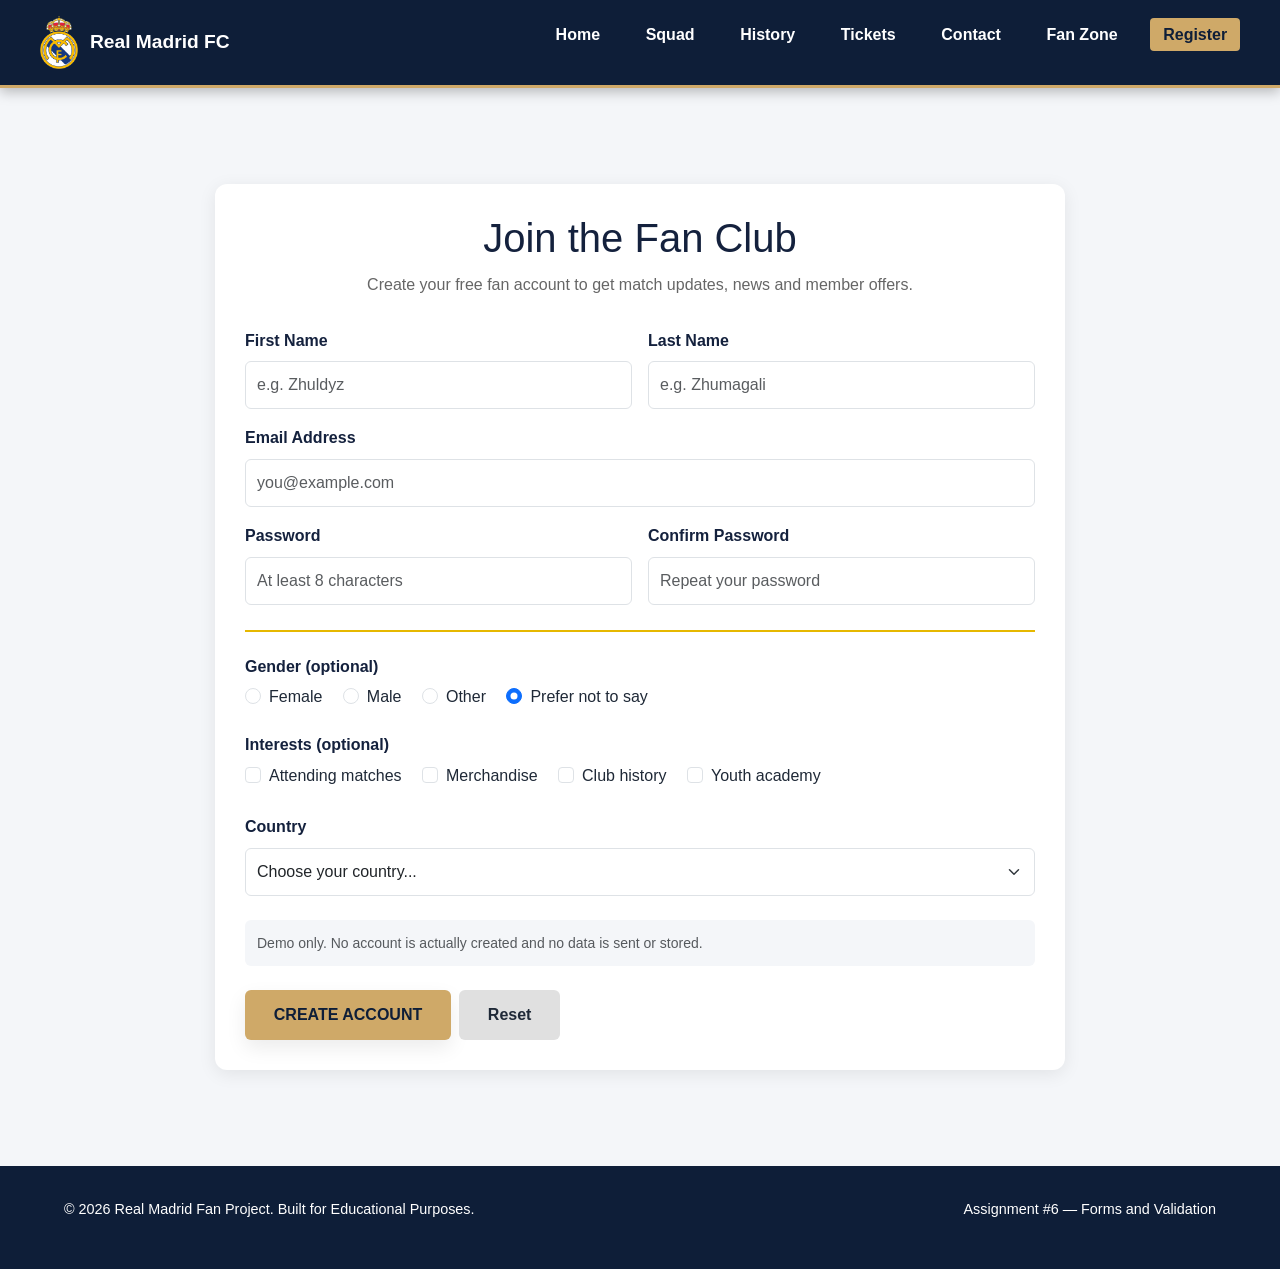
<file: register.html>
<!DOCTYPE html>
<html lang="en">
<head>
    <meta charset="UTF-8">
    <meta name="viewport" content="width=device-width, initial-scale=1.0">

    <title>Register - Real Madrid Fan Project</title>

    <link href="https://cdn.jsdelivr.net/npm/bootstrap@5.3.3/dist/css/bootstrap.min.css" rel="stylesheet">

    <link rel="stylesheet" href="css/style.css">
    <link rel="stylesheet" href="css/responsive.css">

    <style>
        .register-container {
            max-width: 850px;
            margin: 40px auto;
            padding: 30px;
            background: #ffffff;
            border-radius: 12px;
            box-shadow: 0 4px 18px rgba(0, 0, 0, 0.08);
        }

        .register-container h1 {
            color: #14213d;
            text-align: center;
            margin-bottom: 10px;
        }

        .register-subtitle {
            text-align: center;
            color: #666;
            margin-bottom: 30px;
        }

        .form-label {
            font-weight: 600;
            color: #14213d;
        }

        .form-control,
        .form-select {
            padding: 11px;
        }

        .form-control:focus,
        .form-select:focus {
            border-color: #d4af37;
            box-shadow: 0 0 0 0.2rem rgba(212, 175, 55, 0.2);
        }

        .register-divider {
            border-top: 2px solid #e6b800;
            margin: 25px 0;
        }

        .register-demo {
            background: #f4f6f9;
            padding: 12px;
            border-radius: 6px;
            font-size: 14px;
        }

        @media (max-width: 576px) {
            .register-container {
                margin: 20px 10px;
                padding: 18px;
            }
        }
    </style>
</head>

<body>

<div class="page-wrapper">

    <!-- HEADER -->
    <header class="site-header">
        <div class="header-container">

            <a href="index.html" class="logo-area">
                <img src="images/crest.png" alt="Real Madrid Crest">
                <span>Real Madrid FC</span>
            </a>

            <nav class="main-nav" aria-label="Main navigation">
                <ul>
                    <li><a href="index.html">Home</a></li>
                    <li><a href="squad.html">Squad</a></li>
                    <li><a href="history.html">History</a></li>
                    <li><a href="tickets.html">Tickets</a></li>
                    <li><a href="contact.html">Contact</a></li>
                    <li><a href="fanzone.html">Fan Zone</a></li>
                    <li><a href="register.html" class="active" aria-current="page">Register</a></li>
                </ul>
            </nav>

        </div>
    </header>


    <!-- REGISTRATION FORM -->
    <main class="container py-4">

        <div class="register-container">

            <h1>Join the Fan Club</h1>

            <p class="register-subtitle">
                Create your free fan account to get match updates,
                news and member offers.
            </p>

            <form id="registerForm" class="needs-validation" novalidate>

                <div class="row g-3">

                    <!-- FIRST NAME -->
                    <div class="col-12 col-md-6">

                        <label for="reg-first-name" class="form-label">
                            First Name
                        </label>

                        <input
                            type="text"
                            class="form-control"
                            id="reg-first-name"
                            name="first-name"
                            minlength="2"
                            required
                            placeholder="e.g. Zhuldyz"
                        >

                        <div class="valid-feedback">
                            Looks good!
                        </div>

                        <div class="invalid-feedback">
                            First name must be at least 2 characters.
                        </div>

                    </div>


                    <!-- LAST NAME -->
                    <div class="col-12 col-md-6">

                        <label for="reg-last-name" class="form-label">
                            Last Name
                        </label>

                        <input
                            type="text"
                            class="form-control"
                            id="reg-last-name"
                            name="last-name"
                            minlength="2"
                            required
                            placeholder="e.g. Zhumagali"
                        >

                        <div class="valid-feedback">
                            Looks good!
                        </div>

                        <div class="invalid-feedback">
                            Last name must be at least 2 characters.
                        </div>

                    </div>


                    <!-- EMAIL -->
                    <div class="col-12">

                        <label for="reg-email" class="form-label">
                            Email Address
                        </label>

                        <input
                            type="email"
                            class="form-control"
                            id="reg-email"
                            name="email"
                            required
                            placeholder="you@example.com"
                        >

                        <div class="valid-feedback">
                            Looks good!
                        </div>

                        <div class="invalid-feedback">
                            Please enter a valid email address.
                        </div>

                    </div>


                    <!-- PASSWORD -->
                    <div class="col-12 col-md-6">

                        <label for="reg-password" class="form-label">
                            Password
                        </label>

                        <input
                            type="password"
                            class="form-control"
                            id="reg-password"
                            name="password"
                            minlength="8"
                            required
                            placeholder="At least 8 characters"
                        >

                        <div class="valid-feedback">
                            Looks good!
                        </div>

                        <div class="invalid-feedback">
                            Password must be at least 8 characters long.
                        </div>

                    </div>


                    <!-- CONFIRM PASSWORD -->
                    <div class="col-12 col-md-6">

                        <label for="reg-confirm-password" class="form-label">
                            Confirm Password
                        </label>

                        <input
                            type="password"
                            class="form-control"
                            id="reg-confirm-password"
                            name="confirm-password"
                            minlength="8"
                            required
                            placeholder="Repeat your password"
                        >

                        <div class="valid-feedback">
                            Passwords match!
                        </div>

                        <div
                            class="invalid-feedback"
                            id="confirm-password-feedback"
                        >
                            Please confirm your password.
                        </div>

                    </div>

                </div>


                <div class="register-divider"></div>


                <!-- GENDER -->
                <fieldset class="mb-4">

                    <legend class="form-label h6">
                        Gender (optional)
                    </legend>

                    <div class="form-check form-check-inline">
                        <input
                            class="form-check-input"
                            type="radio"
                            name="gender"
                            id="gender-female"
                            value="female"
                        >

                        <label class="form-check-label" for="gender-female">
                            Female
                        </label>
                    </div>

                    <div class="form-check form-check-inline">
                        <input
                            class="form-check-input"
                            type="radio"
                            name="gender"
                            id="gender-male"
                            value="male"
                        >

                        <label class="form-check-label" for="gender-male">
                            Male
                        </label>
                    </div>

                    <div class="form-check form-check-inline">
                        <input
                            class="form-check-input"
                            type="radio"
                            name="gender"
                            id="gender-other"
                            value="other"
                        >

                        <label class="form-check-label" for="gender-other">
                            Other
                        </label>
                    </div>

                    <div class="form-check form-check-inline">
                        <input
                            class="form-check-input"
                            type="radio"
                            name="gender"
                            id="gender-na"
                            value="prefer-not-to-say"
                            checked
                        >

                        <label class="form-check-label" for="gender-na">
                            Prefer not to say
                        </label>
                    </div>

                </fieldset>


                <!-- INTERESTS -->
                <fieldset class="mb-4">

                    <legend class="form-label h6">
                        Interests (optional)
                    </legend>

                    <div class="form-check form-check-inline">
                        <input
                            class="form-check-input"
                            type="checkbox"
                            name="interests"
                            id="interest-matches"
                            value="live-matches"
                        >

                        <label class="form-check-label" for="interest-matches">
                            Attending matches
                        </label>
                    </div>

                    <div class="form-check form-check-inline">
                        <input
                            class="form-check-input"
                            type="checkbox"
                            name="interests"
                            id="interest-merch"
                            value="merchandise"
                        >

                        <label class="form-check-label" for="interest-merch">
                            Merchandise
                        </label>
                    </div>

                    <div class="form-check form-check-inline">
                        <input
                            class="form-check-input"
                            type="checkbox"
                            name="interests"
                            id="interest-history"
                            value="club-history"
                        >

                        <label class="form-check-label" for="interest-history">
                            Club history
                        </label>
                    </div>

                    <div class="form-check form-check-inline">
                        <input
                            class="form-check-input"
                            type="checkbox"
                            name="interests"
                            id="interest-youth"
                            value="youth-academy"
                        >

                        <label class="form-check-label" for="interest-youth">
                            Youth academy
                        </label>
                    </div>

                </fieldset>


                <!-- COUNTRY -->
                <div class="mb-4">

                    <label for="reg-country" class="form-label">
                        Country
                    </label>

                    <select
                        class="form-select"
                        id="reg-country"
                        name="country"
                        required
                    >
                        <option value="" selected disabled>
                            Choose your country...
                        </option>

                        <option value="KZ">Kazakhstan</option>
                        <option value="ES">Spain</option>
                        <option value="RU">Russia</option>
                        <option value="GB">United Kingdom</option>
                        <option value="US">United States</option>
                        <option value="OTHER">Other</option>
                    </select>

                    <div class="valid-feedback">
                        Looks good!
                    </div>

                    <div class="invalid-feedback">
                        Please select your country.
                    </div>

                </div>


                <!-- DEMO MESSAGE -->
                <p id="register-demo-note" class="register-demo text-muted">
                    Demo only. No account is actually created and no data
                    is sent or stored.
                </p>


                <!-- BUTTONS -->
                <div class="d-flex gap-2 flex-wrap mt-4">

                    <button class="btn btn-gold" type="submit">
                        Create Account
                    </button>

                    <button
                        class="btn btn-reset"
                        type="reset"
                        id="register-reset"
                    >
                        Reset
                    </button>

                </div>

            </form>


            <!-- SUCCESS MESSAGE -->
            <div
                id="register-success"
                class="alert alert-success mt-4 d-none"
                role="alert"
                aria-live="polite"
            >
                Account created! (Demonstration only — no real account
                was created and nothing was sent or stored.)
            </div>

        </div>

    </main>


    <!-- FOOTER -->
    <footer class="site-footer">
        <div class="container footer-content">

            <p>
                &copy; 2026 Real Madrid Fan Project.
                Built for Educational Purposes.
            </p>

            <p>Assignment #6 — Forms and Validation</p>

        </div>
    </footer>

</div>


<!-- JAVASCRIPT -->
<script src="https://cdn.jsdelivr.net/npm/bootstrap@5.3.3/dist/js/bootstrap.bundle.min.js"></script>
<script src="https://code.jquery.com/jquery-3.7.1.min.js"></script>
<script src="js/validation.js"></script>

</body>
</html>
</file>
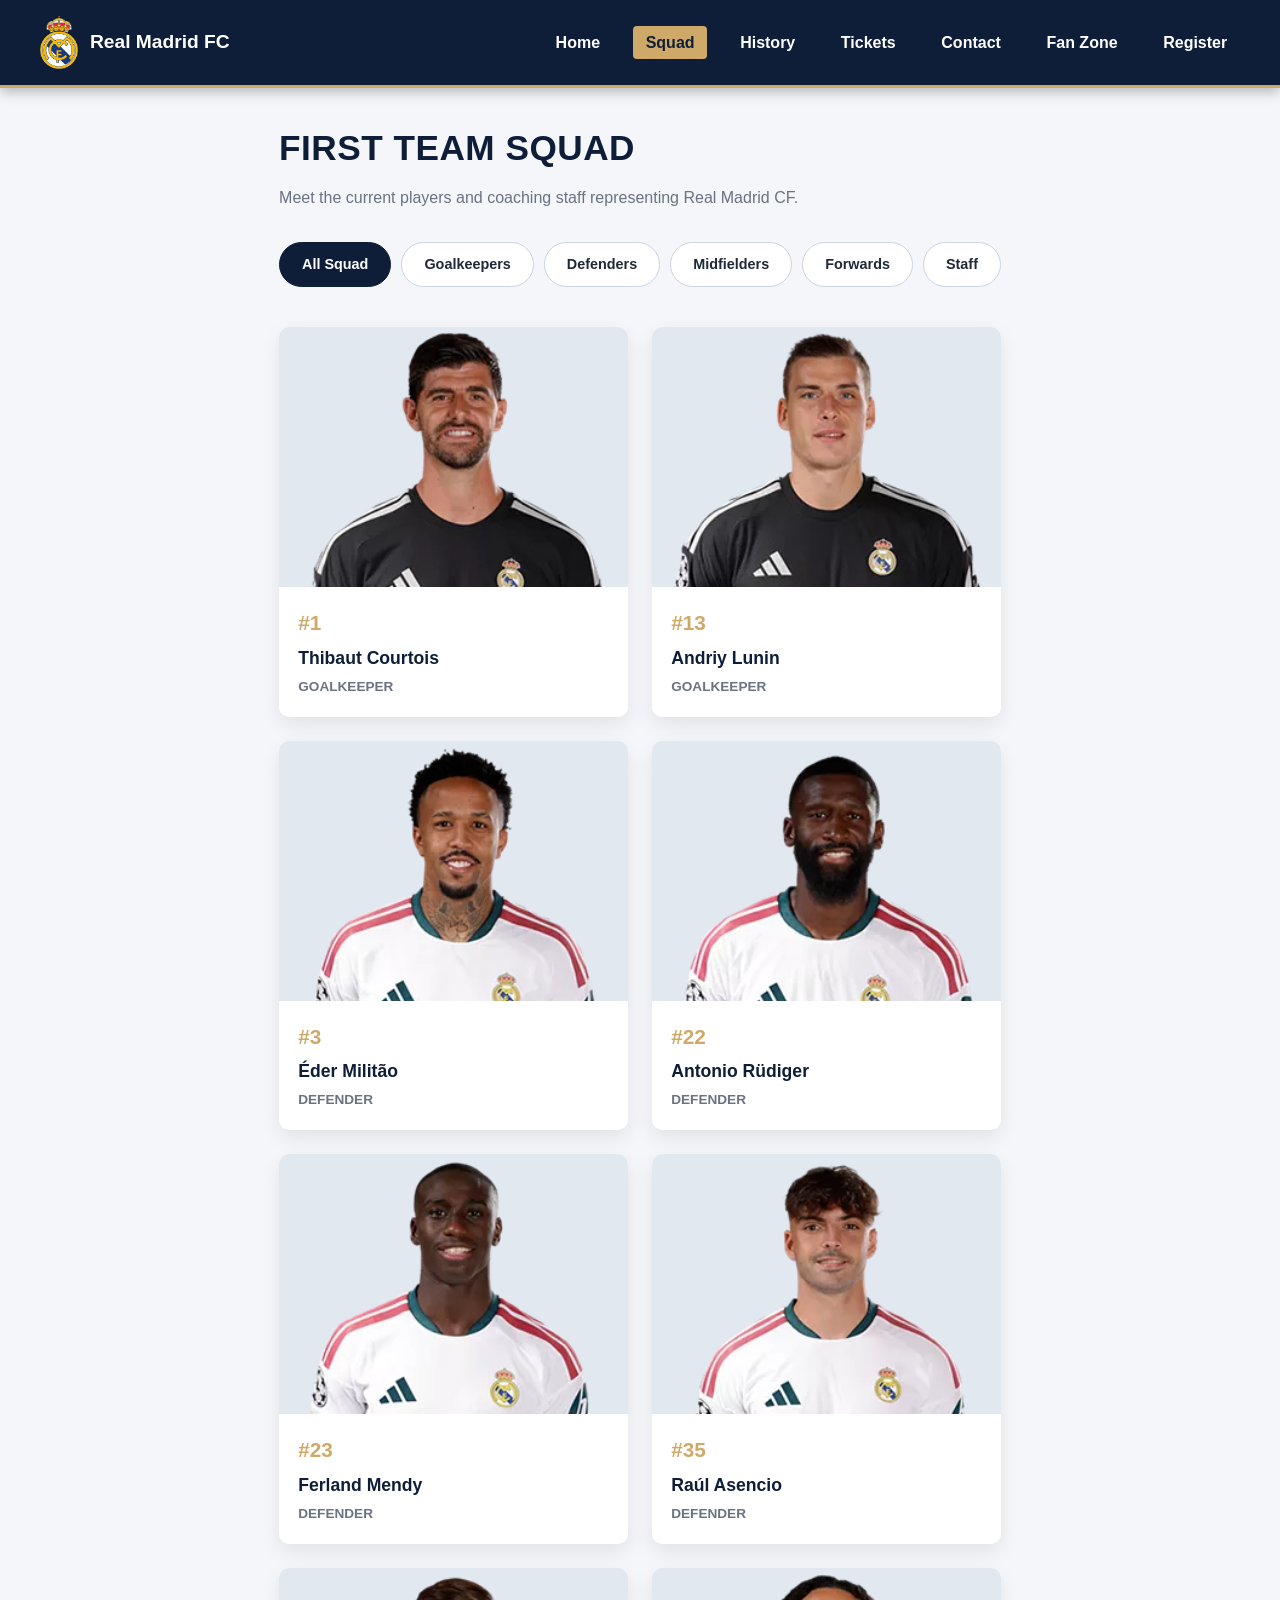
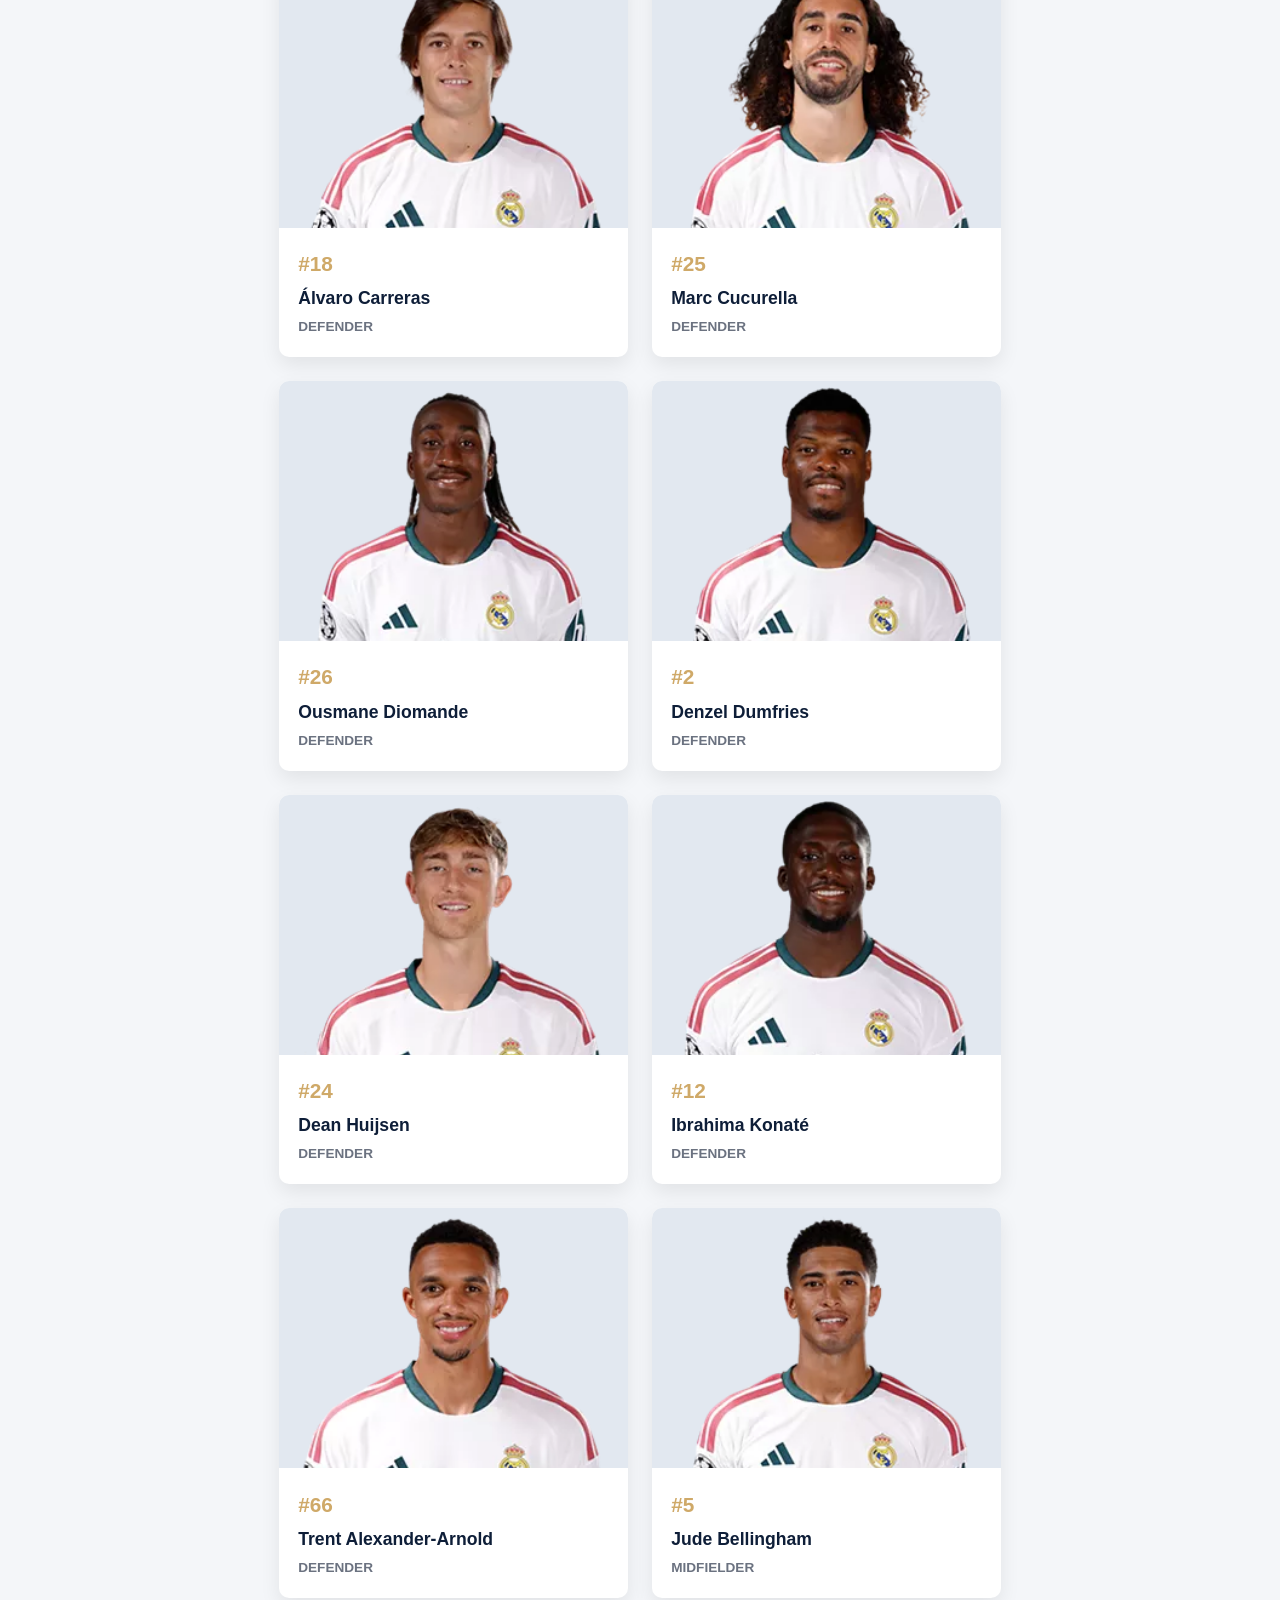
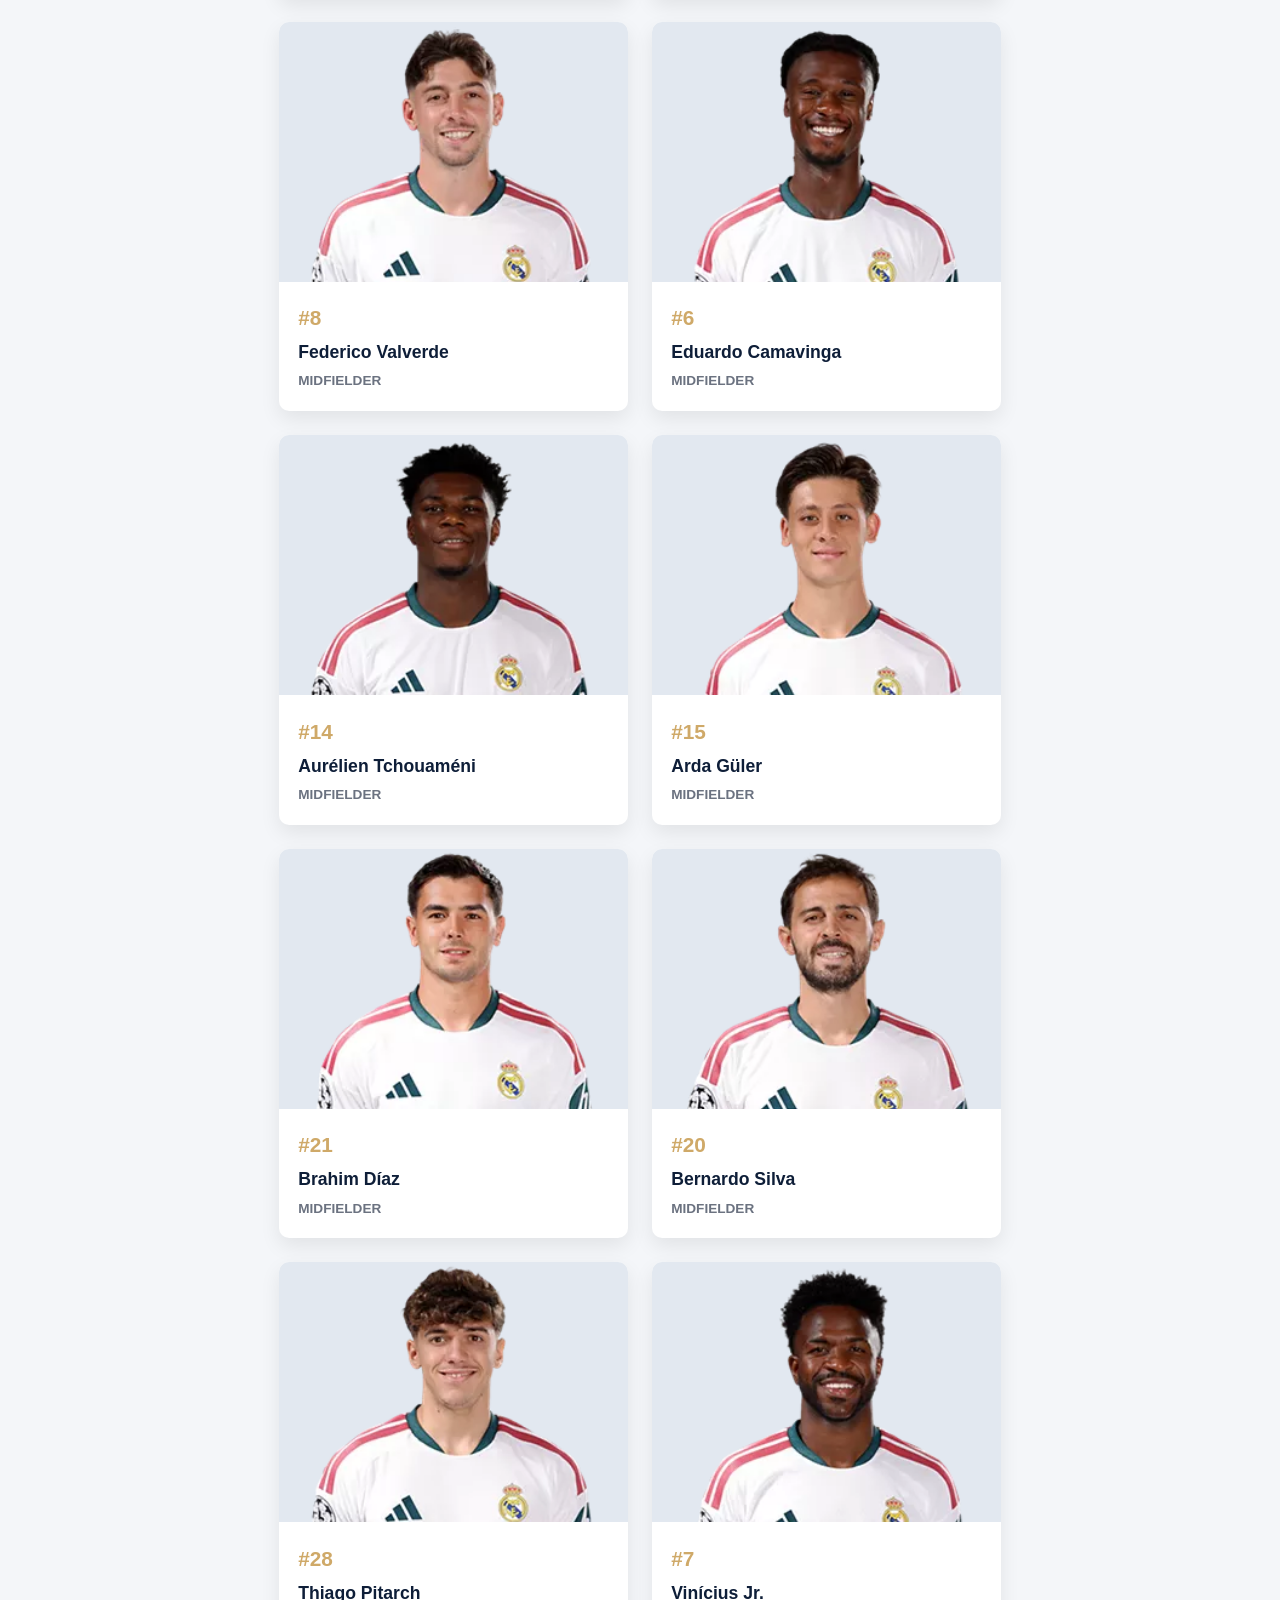
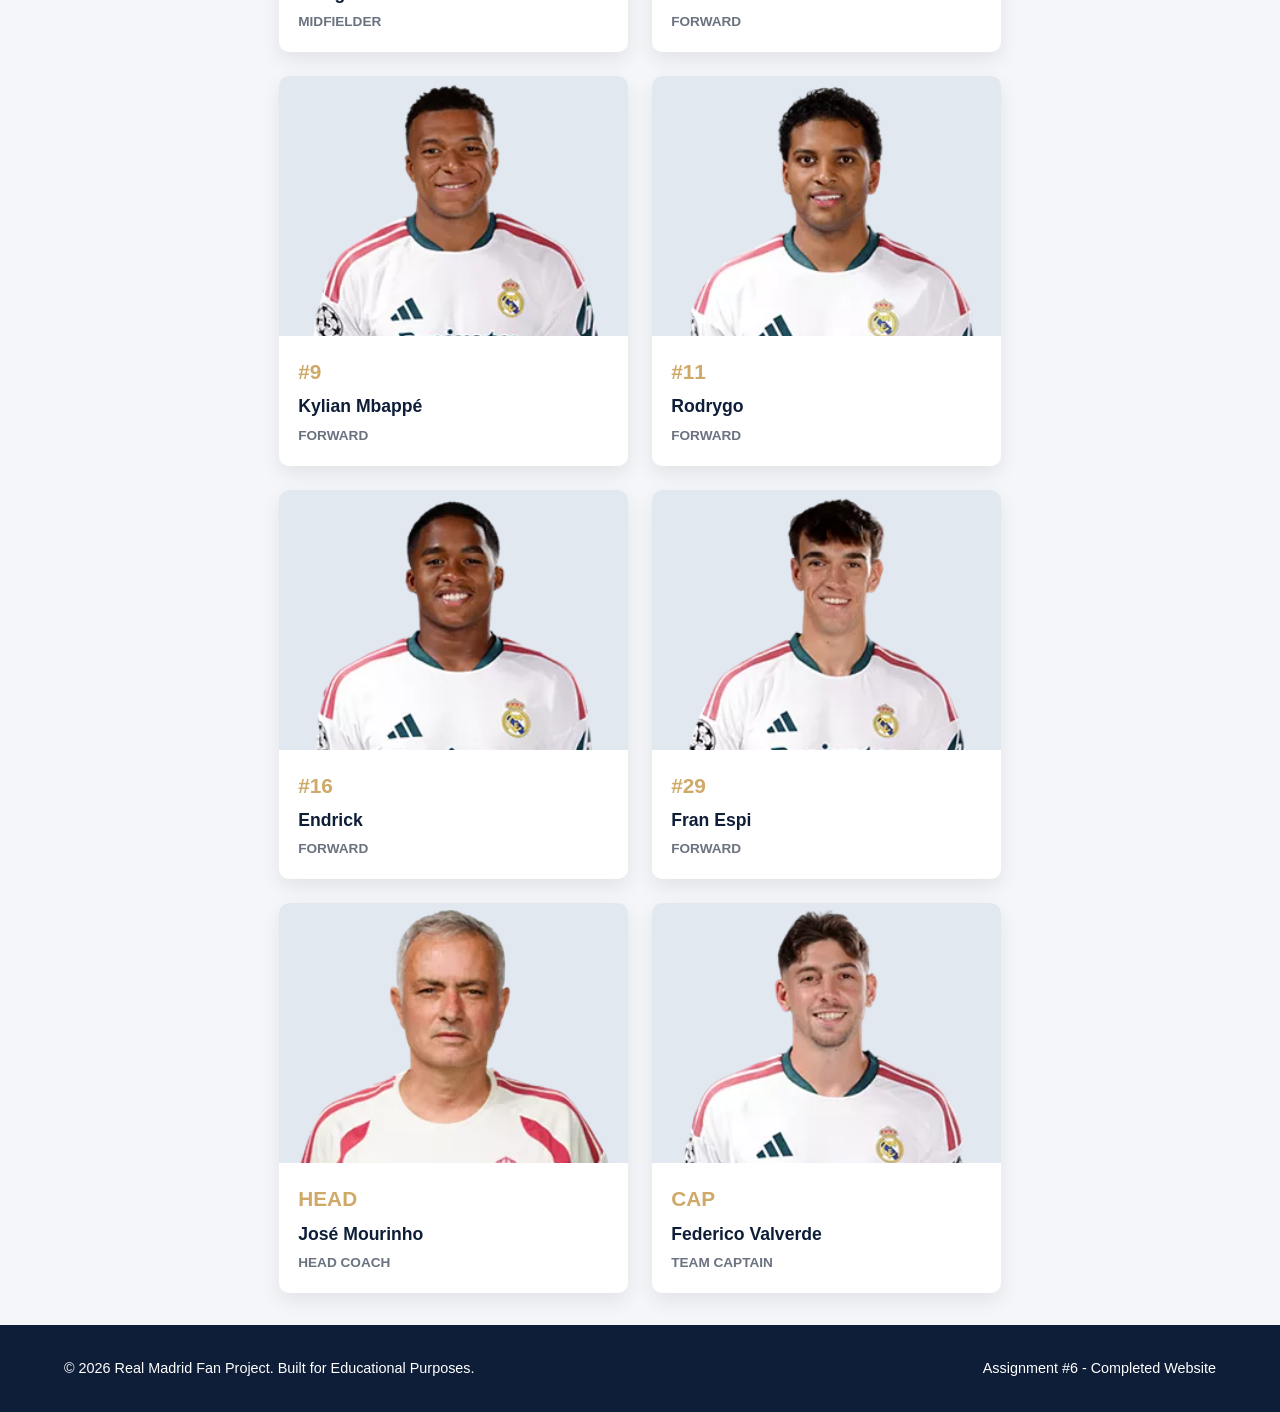
<file: squad.html>
<!DOCTYPE html>
<html lang="en">
<head>
  <meta charset="UTF-8">
  <meta name="viewport" content="width=device-width, initial-scale=1.0">
  <title>Real Madrid - First Team Squad</title>

  <link rel="stylesheet" href="css/style.css">
  <link rel="stylesheet" href="css/responsive.css">
</head>

<body>
  <div class="page-wrapper">

    <!-- HEADER -->
    <header class="site-header">
      <div class="header-container">

        <a href="index.html" class="logo-area">
          <img src="images/crest.png" alt="Real Madrid Crest">
          <span>Real Madrid FC</span>
        </a>

        <nav class="main-nav" aria-label="Main navigation">
          <ul>
            <li><a href="index.html">Home</a></li>
            <li><a href="squad.html" class="active" aria-current="page">Squad</a></li>
            <li><a href="history.html">History</a></li>
            <li><a href="tickets.html">Tickets</a></li>
            <li><a href="contact.html">Contact</a></li>
            <li><a href="fanzone.html">Fan Zone</a></li>
            <li><a href="register.html">Register</a></li>
          </ul>
        </nav>

      </div>
    </header>


    <!-- MAIN CONTENT -->
    <main class="container">

      <section>
        <h1 class="page-title">First Team Squad</h1>

        <p class="subtitle">
          Meet the current players and coaching staff representing Real Madrid CF.
        </p>

        <!-- POSITION FILTERS -->
        <input type="radio" name="position-filter" id="filter-all"
               class="filter-radio" checked>

        <input type="radio" name="position-filter" id="filter-gk"
               class="filter-radio">

        <input type="radio" name="position-filter" id="filter-df"
               class="filter-radio">

        <input type="radio" name="position-filter" id="filter-mf"
               class="filter-radio">

        <input type="radio" name="position-filter" id="filter-fw"
               class="filter-radio">

        <input type="radio" name="position-filter" id="filter-st"
               class="filter-radio">


        <div class="filter-bar" aria-label="Filter players by position">

          <label for="filter-all" class="filter-btn">All Squad</label>
          <label for="filter-gk" class="filter-btn">Goalkeepers</label>
          <label for="filter-df" class="filter-btn">Defenders</label>
          <label for="filter-mf" class="filter-btn">Midfielders</label>
          <label for="filter-fw" class="filter-btn">Forwards</label>
          <label for="filter-st" class="filter-btn">Staff</label>

        </div>


        <!-- PLAYER CARDS -->
        <div class="squad-grid">


          <!-- GOALKEEPERS -->

          <article class="player-card gk">
            <img src="images/player-courtois.webp"
                 alt="Thibaut Courtois" class="player-photo">

            <div class="player-info">
              <span class="player-number">#1</span>
              <h3 class="player-name">Thibaut Courtois</h3>
              <p class="player-position">Goalkeeper</p>
            </div>
          </article>


          <article class="player-card gk">
            <img src="images/player-lunin.webp"
                 alt="Andriy Lunin" class="player-photo">

            <div class="player-info">
              <span class="player-number">#13</span>
              <h3 class="player-name">Andriy Lunin</h3>
              <p class="player-position">Goalkeeper</p>
            </div>
          </article>


          <!-- DEFENDERS -->

          <article class="player-card df">
            <img src="images/player-militao.webp"
                 alt="Éder Militão" class="player-photo">

            <div class="player-info">
              <span class="player-number">#3</span>
              <h3 class="player-name">Éder Militão</h3>
              <p class="player-position">Defender</p>
            </div>
          </article>


          <article class="player-card df">
            <img src="images/player-Rudiger.webp"
                 alt="Antonio Rüdiger" class="player-photo">

            <div class="player-info">
              <span class="player-number">#22</span>
              <h3 class="player-name">Antonio Rüdiger</h3>
              <p class="player-position">Defender</p>
            </div>
          </article>


          <article class="player-card df">
            <img src="images/player-Mendy.webp"
                 alt="Ferland Mendy" class="player-photo">

            <div class="player-info">
              <span class="player-number">#23</span>
              <h3 class="player-name">Ferland Mendy</h3>
              <p class="player-position">Defender</p>
            </div>
          </article>


          <article class="player-card df">
            <img src="images/player-asencio.webp"
                 alt="Raúl Asencio" class="player-photo">

            <div class="player-info">
              <span class="player-number">#35</span>
              <h3 class="player-name">Raúl Asencio</h3>
              <p class="player-position">Defender</p>
            </div>
          </article>


          <article class="player-card df">
            <img src="images/player-carreras.webp"
                 alt="Álvaro Carreras" class="player-photo">

            <div class="player-info">
              <span class="player-number">#18</span>
              <h3 class="player-name">Álvaro Carreras</h3>
              <p class="player-position">Defender</p>
            </div>
          </article>


          <article class="player-card df">
            <img src="images/player-cucurella.webp"
                 alt="Marc Cucurella" class="player-photo">

            <div class="player-info">
              <span class="player-number">#25</span>
              <h3 class="player-name">Marc Cucurella</h3>
              <p class="player-position">Defender</p>
            </div>
          </article>


          <article class="player-card df">
            <img src="images/player-diomande.webp"
                 alt="Ousmane Diomande" class="player-photo">

            <div class="player-info">
              <span class="player-number">#26</span>
              <h3 class="player-name">Ousmane Diomande</h3>
              <p class="player-position">Defender</p>
            </div>
          </article>


          <article class="player-card df">
            <img src="images/player-dumfries.webp"
                 alt="Denzel Dumfries" class="player-photo">

            <div class="player-info">
              <span class="player-number">#2</span>
              <h3 class="player-name">Denzel Dumfries</h3>
              <p class="player-position">Defender</p>
            </div>
          </article>


          <article class="player-card df">
            <img src="images/player-huijsen.webp"
                 alt="Dean Huijsen" class="player-photo">

            <div class="player-info">
              <span class="player-number">#24</span>
              <h3 class="player-name">Dean Huijsen</h3>
              <p class="player-position">Defender</p>
            </div>
          </article>


          <article class="player-card df">
            <img src="images/player-konate.webp"
                 alt="Ibrahima Konaté" class="player-photo">

            <div class="player-info">
              <span class="player-number">#12</span>
              <h3 class="player-name">Ibrahima Konaté</h3>
              <p class="player-position">Defender</p>
            </div>
          </article>


          <article class="player-card df">
            <img src="images/player-trent.webp"
                 alt="Trent Alexander-Arnold" class="player-photo">

            <div class="player-info">
              <span class="player-number">#66</span>
              <h3 class="player-name">Trent Alexander-Arnold</h3>
              <p class="player-position">Defender</p>
            </div>
          </article>


          <!-- MIDFIELDERS -->

          <article class="player-card mf">
            <img src="images/player-Bellingham.webp"
                 alt="Jude Bellingham" class="player-photo">

            <div class="player-info">
              <span class="player-number">#5</span>
              <h3 class="player-name">Jude Bellingham</h3>
              <p class="player-position">Midfielder</p>
            </div>
          </article>


          <article class="player-card mf">
            <img src="images/player-valverde.webp"
                 alt="Federico Valverde" class="player-photo">

            <div class="player-info">
              <span class="player-number">#8</span>
              <h3 class="player-name">Federico Valverde</h3>
              <p class="player-position">Midfielder</p>
            </div>
          </article>


          <article class="player-card mf">
            <img src="images/Camavinga.webp"
                 alt="Eduardo Camavinga" class="player-photo">

            <div class="player-info">
              <span class="player-number">#6</span>
              <h3 class="player-name">Eduardo Camavinga</h3>
              <p class="player-position">Midfielder</p>
            </div>
          </article>


          <article class="player-card mf">
            <img src="images/player-tchouameni.webp"
                 alt="Aurélien Tchouaméni" class="player-photo">

            <div class="player-info">
              <span class="player-number">#14</span>
              <h3 class="player-name">Aurélien Tchouaméni</h3>
              <p class="player-position">Midfielder</p>
            </div>
          </article>


          <article class="player-card mf">
            <img src="images/player-arda.webp"
                 alt="Arda Güler" class="player-photo">

            <div class="player-info">
              <span class="player-number">#15</span>
              <h3 class="player-name">Arda Güler</h3>
              <p class="player-position">Midfielder</p>
            </div>
          </article>


          <article class="player-card mf">
            <img src="images/player-brahim.webp"
                 alt="Brahim Díaz" class="player-photo">

            <div class="player-info">
              <span class="player-number">#21</span>
              <h3 class="player-name">Brahim Díaz</h3>
              <p class="player-position">Midfielder</p>
            </div>
          </article>


          <article class="player-card mf">
            <img src="images/player-bernardo.webp"
                 alt="Bernardo Silva" class="player-photo">

            <div class="player-info">
              <span class="player-number">#20</span>
              <h3 class="player-name">Bernardo Silva</h3>
              <p class="player-position">Midfielder</p>
            </div>
          </article>


          <article class="player-card mf">
            <img src="images/player-thiago.webp"
                 alt="Thiago Pitarch" class="player-photo">

            <div class="player-info">
              <span class="player-number">#28</span>
              <h3 class="player-name">Thiago Pitarch</h3>
              <p class="player-position">Midfielder</p>
            </div>
          </article>


          <!-- FORWARDS -->

          <article class="player-card fw">
            <img src="images/player-vini.webp"
                 alt="Vinícius Júnior" class="player-photo">

            <div class="player-info">
              <span class="player-number">#7</span>
              <h3 class="player-name">Vinícius Jr.</h3>
              <p class="player-position">Forward</p>
            </div>
          </article>


          <article class="player-card fw">
            <img src="images/player-mbappe.webp"
                 alt="Kylian Mbappé" class="player-photo">

            <div class="player-info">
              <span class="player-number">#9</span>
              <h3 class="player-name">Kylian Mbappé</h3>
              <p class="player-position">Forward</p>
            </div>
          </article>


          <article class="player-card fw">
            <img src="images/player-rodrygo.webp"
                 alt="Rodrygo Goes" class="player-photo">

            <div class="player-info">
              <span class="player-number">#11</span>
              <h3 class="player-name">Rodrygo</h3>
              <p class="player-position">Forward</p>
            </div>
          </article>


          <article class="player-card fw">
            <img src="images/player-endrick.webp"
                 alt="Endrick Felipe" class="player-photo">

            <div class="player-info">
              <span class="player-number">#16</span>
              <h3 class="player-name">Endrick</h3>
              <p class="player-position">Forward</p>
            </div>
          </article>


          <article class="player-card fw">
            <img src="images/player-espi.webp"
                 alt="Fran Espi" class="player-photo">

            <div class="player-info">
              <span class="player-number">#29</span>
              <h3 class="player-name">Fran Espi</h3>
              <p class="player-position">Forward</p>
            </div>
          </article>


          <!-- STAFF -->

          <article class="player-card st">
            <img src="images/mourinho.webp"
                 alt="José Mourinho" class="player-photo">

            <div class="player-info">
              <span class="player-number">HEAD</span>
              <h3 class="player-name">José Mourinho</h3>
              <p class="player-position">Head Coach</p>
            </div>
          </article>


          <article class="player-card st">
            <img src="images/player-valverde.webp"
                 alt="Federico Valverde" class="player-photo">

            <div class="player-info">
              <span class="player-number">CAP</span>
              <h3 class="player-name">Federico Valverde</h3>
              <p class="player-position">Team Captain</p>
            </div>
          </article>


        </div>
      </section>

    </main>


    <!-- FOOTER -->
    <footer class="site-footer">
      <div class="container footer-content">
        <p>
          &copy; 2026 Real Madrid Fan Project.
          Built for Educational Purposes.
        </p>

        <p>Assignment #6 - Completed Website</p>
      </div>
    </footer>

  </div>

</body>
</html>
</file>
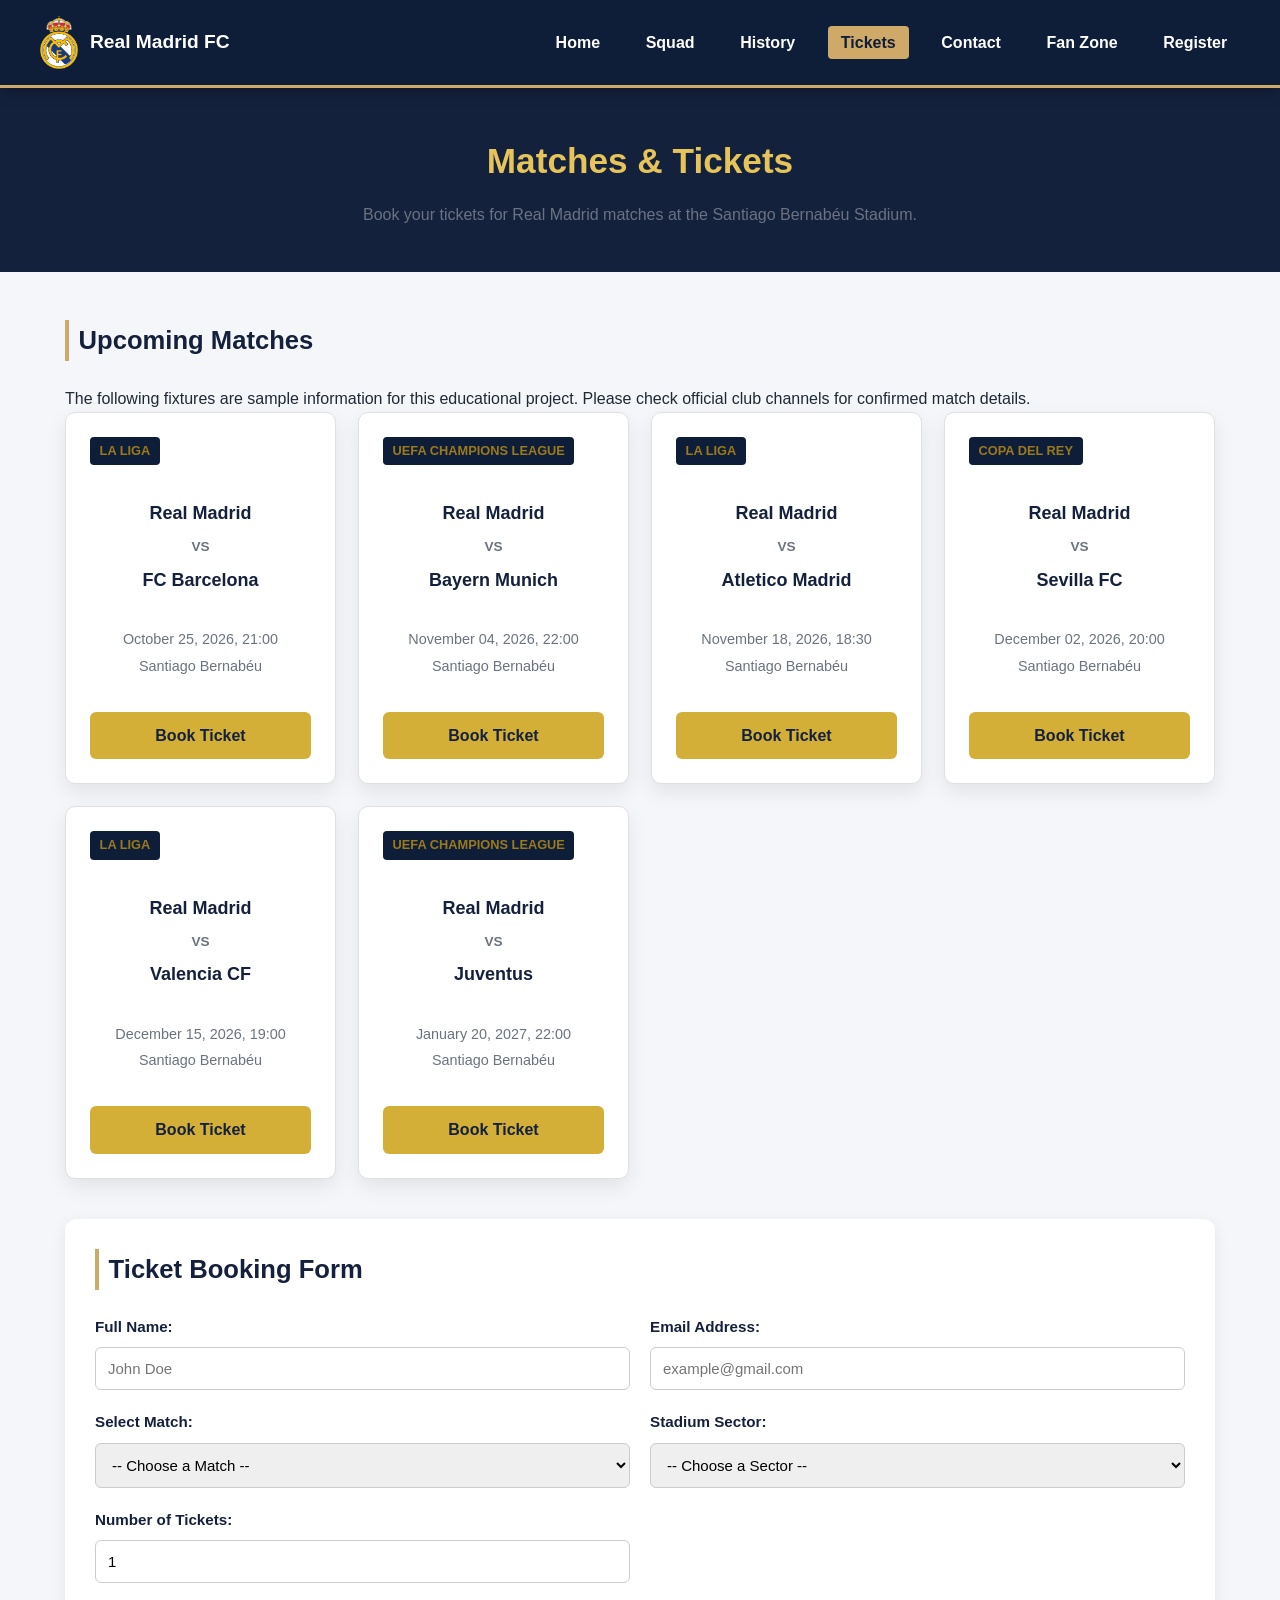
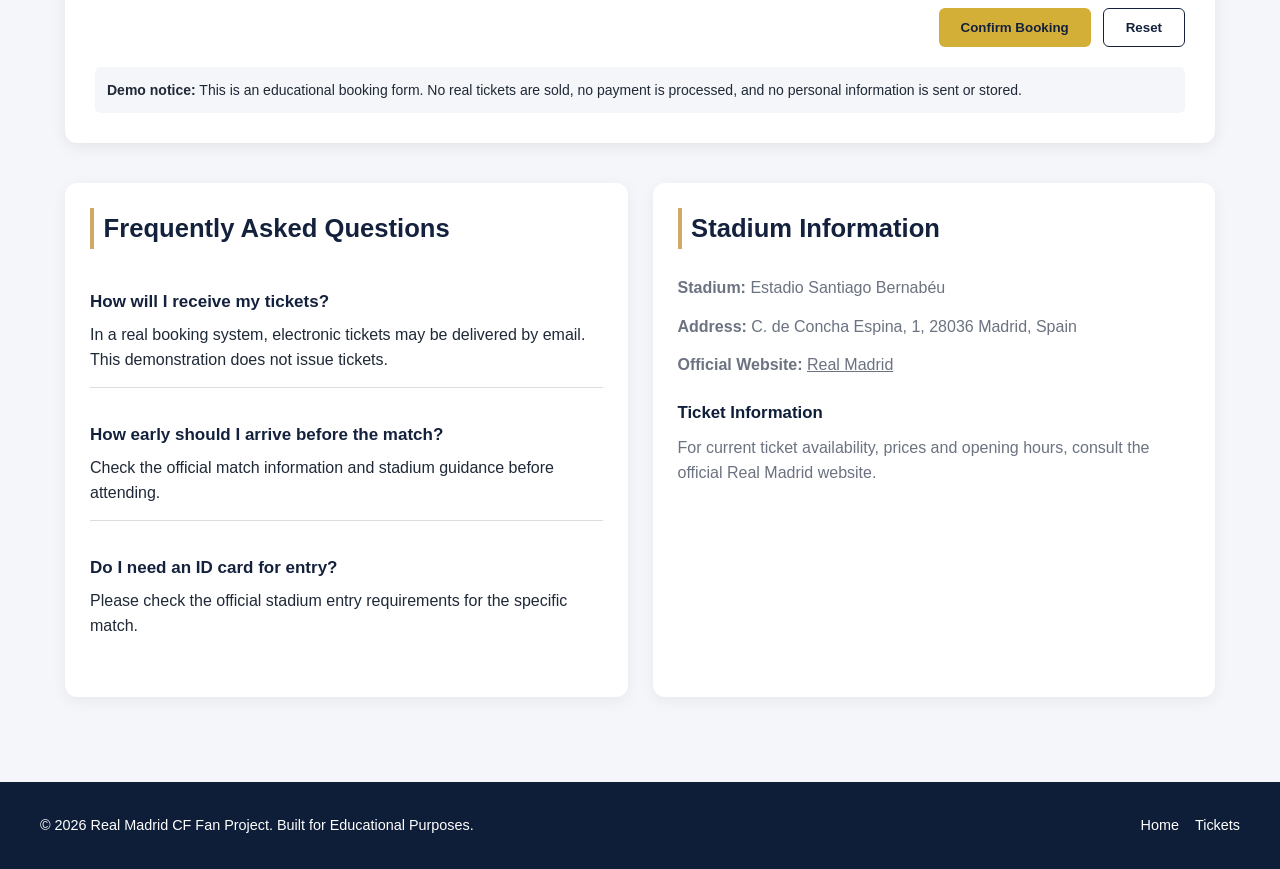
<file: tickets.html>
<!DOCTYPE html>
<html lang="en">
<head>
    <meta charset="UTF-8">
    <meta name="viewport" content="width=device-width, initial-scale=1.0">

    <title>Real Madrid CF - Tickets</title>

    <link rel="stylesheet" href="css/style.css">
    <link rel="stylesheet" href="css/responsive.css">

    <style>
        .page-hero {
            text-align: center;
            padding: 45px 20px;
            background: #14213d;
            color: white;
        }

        .page-hero h1 {
            color: #e6c45a;
            margin-bottom: 12px;
        }

        .matches-section,
        .booking-section,
        .info-section {
            max-width: 1150px;
            width: 92%;
            margin: 40px auto;
        }

        .matches-section h2,
        .booking-section h2,
        .info-section h2 {
            color: #14213d;
            margin-bottom: 25px;
        }

        .matches-grid {
            display: grid;
            grid-template-columns: repeat(auto-fit, minmax(260px, 1fr));
            gap: 22px;
        }

        .match-card {
            background: white;
            border-radius: 12px;
            padding: 22px;
            box-shadow: 0 4px 15px rgba(0,0,0,0.08);
            border-top: 4px solid #d4af37;
            text-align: center;
        }

        .match-league {
            color: #9b791d;
            font-weight: bold;
            margin-bottom: 18px;
        }

        .match-teams {
            display: flex;
            flex-direction: column;
            align-items: center;
            gap: 8px;
            font-weight: bold;
        }

        .team {
            color: #14213d;
            font-size: 18px;
        }

        .vs {
            color: #d4af37;
        }

        .match-details {
            display: flex;
            flex-direction: column;
            gap: 8px;
            margin: 18px 0;
            color: #555;
        }

        .btn-buy,
        .btn-submit {
            display: inline-block;
            border: none;
            border-radius: 6px;
            background: #d4af37;
            color: #14213d;
            padding: 11px 22px;
            text-decoration: none;
            font-weight: bold;
            cursor: pointer;
        }

        .btn-buy:hover,
        .btn-submit:hover {
            background: #efcf63;
        }

        .booking-section {
            background: white;
            padding: 30px;
            border-radius: 12px;
            box-shadow: 0 4px 15px rgba(0,0,0,0.07);
        }

        .form-grid-inputs {
            display: grid;
            grid-template-columns: repeat(2, minmax(0, 1fr));
            gap: 20px;
        }

        .form-group {
            display: flex;
            flex-direction: column;
            gap: 8px;
        }

        .form-group label {
            font-weight: 600;
            color: #14213d;
        }

        .form-group input,
        .form-group select {
            width: 100%;
            padding: 12px;
            border: 1px solid #ccc;
            border-radius: 6px;
            font-size: 15px;
        }

        .form-group input:focus,
        .form-group select:focus {
            outline: 2px solid #d4af37;
            border-color: #d4af37;
        }

        .form-actions {
            display: flex;
            gap: 12px;
            margin-top: 25px;
            flex-wrap: wrap;
        }

        .btn-reset {
            padding: 11px 22px;
            border: 1px solid #14213d;
            border-radius: 6px;
            background: white;
            color: #14213d;
            cursor: pointer;
        }

        .booking-message {
            display: none;
            padding: 15px;
            margin-top: 20px;
            border-radius: 6px;
            background: #e8f5e9;
            color: #205b2a;
        }

        .booking-demo-note {
            background: #f4f6f9;
            padding: 12px;
            border-radius: 6px;
            margin-top: 20px;
            font-size: 14px;
        }

        .info-grid {
            display: grid;
            grid-template-columns: repeat(2, minmax(0, 1fr));
            gap: 25px;
        }

        .faq-box,
        .contacts-box {
            background: white;
            border-radius: 12px;
            padding: 25px;
            box-shadow: 0 4px 15px rgba(0,0,0,0.06);
        }

        .faq-item {
            border-bottom: 1px solid #ddd;
            padding: 14px 0;
        }

        .faq-item:last-child {
            border-bottom: none;
        }

        .faq-item h3 {
            color: #14213d;
            font-size: 17px;
        }

        .contact-info {
            font-style: normal;
            line-height: 1.8;
            overflow-wrap: anywhere;
        }

        .stadium-hours {
            margin-top: 20px;
        }

        .site-footer {
            margin-top: 45px;
        }

        @media (max-width: 700px) {
            .form-grid-inputs,
            .info-grid {
                grid-template-columns: 1fr;
            }

            .booking-section {
                padding: 20px;
            }

            .page-hero {
                padding: 30px 15px;
            }
        }

        @media (max-width: 375px) {
            .matches-grid {
                grid-template-columns: 1fr;
            }

            .match-card {
                padding: 16px;
            }
        }
    </style>
</head>

<body>

<div class="page-wrapper">

    <!-- HEADER -->
    <header class="site-header">
        <div class="header-container">

            <a href="index.html" class="logo-area">
                <img src="images/crest.png" alt="Real Madrid Crest">
                <span>Real Madrid FC</span>
            </a>

            <nav class="main-nav" aria-label="Main navigation">
                <ul>
                    <li><a href="index.html">Home</a></li>
                    <li><a href="squad.html">Squad</a></li>
                    <li><a href="history.html">History</a></li>
                    <li><a href="tickets.html" class="active" aria-current="page">Tickets</a></li>
                    <li><a href="contact.html">Contact</a></li>
                    <li><a href="fanzone.html">Fan Zone</a></li>
                    <li><a href="register.html">Register</a></li>
                </ul>
            </nav>

        </div>
    </header>


    <main>

        <!-- HERO -->
        <section class="page-hero">
            <h1>Matches & Tickets</h1>
            <p>
                Book your tickets for Real Madrid matches
                at the Santiago Bernabéu Stadium.
            </p>
        </section>


        <!-- UPCOMING MATCHES -->
        <section class="matches-section">

            <h2>Upcoming Matches</h2>

            <p>
                The following fixtures are sample information
                for this educational project. Please check official
                club channels for confirmed match details.
            </p>

            <div class="matches-grid">

                <article class="match-card">
                    <div class="match-league">La Liga</div>

                    <div class="match-teams">
                        <span class="team home">Real Madrid</span>
                        <span class="vs">VS</span>
                        <span class="team away">FC Barcelona</span>
                    </div>

                    <div class="match-details">
                        <time datetime="2026-10-25">October 25, 2026, 21:00</time>
                        <span class="stadium">Santiago Bernabéu</span>
                    </div>

                    <a href="#booking-form" class="btn btn-buy"
                       data-match="barcelona">Book Ticket</a>
                </article>


                <article class="match-card">
                    <div class="match-league">UEFA Champions League</div>

                    <div class="match-teams">
                        <span class="team home">Real Madrid</span>
                        <span class="vs">VS</span>
                        <span class="team away">Bayern Munich</span>
                    </div>

                    <div class="match-details">
                        <time datetime="2026-11-04">November 04, 2026, 22:00</time>
                        <span class="stadium">Santiago Bernabéu</span>
                    </div>

                    <a href="#booking-form" class="btn btn-buy"
                       data-match="bayern">Book Ticket</a>
                </article>


                <article class="match-card">
                    <div class="match-league">La Liga</div>

                    <div class="match-teams">
                        <span class="team home">Real Madrid</span>
                        <span class="vs">VS</span>
                        <span class="team away">Atletico Madrid</span>
                    </div>

                    <div class="match-details">
                        <time datetime="2026-11-18">November 18, 2026, 18:30</time>
                        <span class="stadium">Santiago Bernabéu</span>
                    </div>

                    <a href="#booking-form" class="btn btn-buy"
                       data-match="atletico">Book Ticket</a>
                </article>


                <article class="match-card">
                    <div class="match-league">Copa del Rey</div>

                    <div class="match-teams">
                        <span class="team home">Real Madrid</span>
                        <span class="vs">VS</span>
                        <span class="team away">Sevilla FC</span>
                    </div>

                    <div class="match-details">
                        <time datetime="2026-12-02">December 02, 2026, 20:00</time>
                        <span class="stadium">Santiago Bernabéu</span>
                    </div>

                    <a href="#booking-form" class="btn btn-buy"
                       data-match="sevilla">Book Ticket</a>
                </article>


                <article class="match-card">
                    <div class="match-league">La Liga</div>

                    <div class="match-teams">
                        <span class="team home">Real Madrid</span>
                        <span class="vs">VS</span>
                        <span class="team away">Valencia CF</span>
                    </div>

                    <div class="match-details">
                        <time datetime="2026-12-15">December 15, 2026, 19:00</time>
                        <span class="stadium">Santiago Bernabéu</span>
                    </div>

                    <a href="#booking-form" class="btn btn-buy"
                       data-match="valencia">Book Ticket</a>
                </article>


                <article class="match-card">
                    <div class="match-league">UEFA Champions League</div>

                    <div class="match-teams">
                        <span class="team home">Real Madrid</span>
                        <span class="vs">VS</span>
                        <span class="team away">Juventus</span>
                    </div>

                    <div class="match-details">
                        <time datetime="2027-01-20">January 20, 2027, 22:00</time>
                        <span class="stadium">Santiago Bernabéu</span>
                    </div>

                    <a href="#booking-form" class="btn btn-buy"
                       data-match="juventus">Book Ticket</a>
                </article>

            </div>

        </section>


        <!-- BOOKING FORM -->
        <section class="booking-section" id="booking-form">

            <h2>Ticket Booking Form</h2>

            <form class="ticket-form" id="ticketForm" novalidate>

                <div class="form-grid-inputs">

                    <div class="form-group">
                        <label for="user-name">Full Name:</label>

                        <input
                            type="text"
                            id="user-name"
                            name="fullname"
                            placeholder="John Doe"
                            required
                            minlength="2"
                        >
                    </div>


                    <div class="form-group">
                        <label for="user-email">Email Address:</label>

                        <input
                            type="email"
                            id="user-email"
                            name="email"
                            placeholder="example@gmail.com"
                            required
                        >
                    </div>


                    <div class="form-group">
                        <label for="match-select">Select Match:</label>

                        <select id="match-select" name="match" required>
                            <option value="">-- Choose a Match --</option>
                            <option value="barcelona">Real Madrid vs FC Barcelona</option>
                            <option value="bayern">Real Madrid vs Bayern Munich</option>
                            <option value="atletico">Real Madrid vs Atletico Madrid</option>
                            <option value="sevilla">Real Madrid vs Sevilla FC</option>
                            <option value="valencia">Real Madrid vs Valencia CF</option>
                            <option value="juventus">Real Madrid vs Juventus</option>
                        </select>
                    </div>


                    <div class="form-group">
                        <label for="sector-select">Stadium Sector:</label>

                        <select id="sector-select" name="sector" required>
                            <option value="">-- Choose a Sector --</option>
                            <option value="tribuna-vip">VIP Box</option>
                            <option value="tribuna-north">North Stand</option>
                            <option value="tribuna-south">South Stand (Fan Zone)</option>
                            <option value="tribuna-east">East Stand</option>
                        </select>
                    </div>


                    <div class="form-group">
                        <label for="ticket-quantity">Number of Tickets:</label>

                        <input
                            type="number"
                            id="ticket-quantity"
                            name="quantity"
                            min="1"
                            max="6"
                            value="1"
                            required
                        >
                    </div>

                </div>


                <div class="form-actions">

                    <button type="submit" class="btn btn-submit">
                        Confirm Booking
                    </button>

                    <button type="reset" class="btn btn-reset">
                        Reset
                    </button>

                </div>

            </form>


            <p class="booking-demo-note">
                <strong>Demo notice:</strong>
                This is an educational booking form.
                No real tickets are sold, no payment is processed,
                and no personal information is sent or stored.
            </p>


            <div
                id="booking-message"
                class="booking-message"
                role="status"
                aria-live="polite"
            ></div>

        </section>


        <!-- FAQ AND STADIUM INFORMATION -->
        <section class="info-section">

            <div class="info-grid">

                <div class="faq-box">

                    <h2>Frequently Asked Questions</h2>

                    <div class="faq-item">
                        <h3>How will I receive my tickets?</h3>

                        <p>
                            In a real booking system, electronic tickets
                            may be delivered by email. This demonstration
                            does not issue tickets.
                        </p>
                    </div>


                    <div class="faq-item">
                        <h3>How early should I arrive before the match?</h3>

                        <p>
                            Check the official match information and
                            stadium guidance before attending.
                        </p>
                    </div>


                    <div class="faq-item">
                        <h3>Do I need an ID card for entry?</h3>

                        <p>
                            Please check the official stadium entry
                            requirements for the specific match.
                        </p>
                    </div>

                </div>


                <div class="contacts-box">

                    <h2>Stadium Information</h2>

                    <address class="contact-info">

                        <p>
                            <strong>Stadium:</strong>
                            Estadio Santiago Bernabéu
                        </p>

                        <p>
                            <strong>Address:</strong>
                            C. de Concha Espina, 1,
                            28036 Madrid, Spain
                        </p>

                        <p>
                            <strong>Official Website:</strong>
                            <a href="https://www.realmadrid.com/"
                               target="_blank"
                               rel="noopener noreferrer">
                                Real Madrid
                            </a>
                        </p>

                    </address>

                    <div class="stadium-hours">
                        <h3>Ticket Information</h3>

                        <p>
                            For current ticket availability,
                            prices and opening hours, consult
                            the official Real Madrid website.
                        </p>
                    </div>

                </div>

            </div>

        </section>

    </main>


    <!-- FOOTER -->
    <footer class="site-footer">
        <div class="footer-container">

            <p>
                &copy; 2026 Real Madrid CF Fan Project.
                Built for Educational Purposes.
            </p>

            <ul class="footer-links">
                <li><a href="index.html">Home</a></li>
                <li><a href="tickets.html">Tickets</a></li>
            </ul>

        </div>
    </footer>

</div>


<!-- JQUERY AND FORM SCRIPT -->
<script src="https://code.jquery.com/jquery-3.7.1.min.js"></script>

<script>
$(document).ready(function () {

    // Select a match when the user clicks Book Ticket
    $(".btn-buy").on("click", function () {
        const selectedMatch = $(this).data("match");

        $("#match-select").val(selectedMatch);
    });


    // Ticket booking form validation
    $("#ticketForm").on("submit", function (event) {

        event.preventDefault();

        const name = $("#user-name").val().trim();
        const email = $("#user-email").val().trim();
        const match = $("#match-select").val();
        const sector = $("#sector-select").val();
        const quantity = Number($("#ticket-quantity").val());

        const emailPattern = /^[^\s@]+@[^\s@]+\.[^\s@]+$/;

        if (name.length < 2) {
            alert("Please enter your full name.");
            $("#user-name").trigger("focus");
            return;
        }

        if (!emailPattern.test(email)) {
            alert("Please enter a valid email address.");
            $("#user-email").trigger("focus");
            return;
        }

        if (!match || !sector) {
            alert("Please select a match and stadium sector.");
            return;
        }

        if (!Number.isInteger(quantity) || quantity < 1 || quantity > 6) {
            alert("Please select between 1 and 6 tickets.");
            $("#ticket-quantity").trigger("focus");
            return;
        }

        $("#booking-message")
            .text(
                "Demo booking successful for " + name +
                ". Match: " + $("#match-select option:selected").text() +
                ". Tickets: " + quantity +
                ". No real booking or payment was made."
            )
            .stop(true, true)
            .fadeIn(300);

    });


    // Hide success message when the form is reset
    $("#ticketForm").on("reset", function () {
        $("#booking-message").stop(true, true).fadeOut(200);
    });

});
</script>

</body>
</html>
</file>
<file: css/style.css>
* {
  margin: 0;
  padding: 0;
  box-sizing: border-box;
}

:root {
  --rm-navy: #0e1e38;
  --rm-blue: #00427c;
  --rm-gold: #cfa968;
  --rm-gold-hover: #b58f4f;
  --rm-white: #ffffff;
  --bg-light: #f4f6f9;
  --card-bg: #ffffff;
  --text-dark: #1f2937;
  --text-muted: #6b7280;
  --border-color: #e0e0e0;
  --radius: 10px;
  --shadow: 0 8px 20px rgba(0, 0, 0, 0.08);
  --shadow-strong: 0 10px 25px rgba(0, 0, 0, 0.18);
  --transition: all 0.25s ease;
  --font-main: 'Segoe UI', Tahoma, Geneva, Verdana, sans-serif;
}

body {
  font-family: var(--font-main);
  background-color: var(--bg-light);
  color: var(--text-dark);
  line-height: 1.6;
}

a { color: inherit; }
img { max-width: 100%; display: block; }
ul { list-style: none; }

.header,
.site-header {
  background-color: var(--rm-navy);
  padding: 1rem 2rem;
  position: sticky;
  top: 0;
  z-index: 1000;
  box-shadow: 0 4px 12px rgba(0, 0, 0, 0.25);
  border-bottom: 3px solid var(--rm-gold);
}

.header {
  display: flex;
  justify-content: space-between;
  align-items: center;
}

.header-container {
  max-width: 1200px;
  margin: 0 auto;
  display: flex;
  justify-content: space-between;
  align-items: center;
}

.logo {
  display: inline-flex;
  align-items: center;
}
.logo-text {
  font-size: 1.4rem;
  font-weight: 800;
  color: var(--rm-gold);
  letter-spacing: 1px;
}

.logo-container {
  display: flex;
  align-items: center;
  gap: 12px;
}
.logo-container img {
  width: 45px;
  height: 45px;
  object-fit: contain;
  flex-shrink: 0;
}
.brand-title {
  color: var(--rm-white);
  font-size: 1.4rem;
  font-weight: 800;
  letter-spacing: 1px;
}

.logo-area {
  display: flex;
  align-items: center;
  gap: 12px;
  text-decoration: none;
  color: var(--rm-white);
  font-weight: 800;
  font-size: 1.2rem;
}
.logo-area img {
  width: 38px;
  height: auto;
}
.nav ul,
.main-nav ul {
  display: flex;
  gap: 20px;
}

.nav a,
.main-nav a {
  color: var(--rm-white);
  text-decoration: none;
  font-weight: 600;
  padding: 0.5rem 0.8rem;
  border-radius: 4px;
  transition: var(--transition);
}

.nav a:hover,
.nav a.active,
.main-nav a:hover,
.main-nav a.active {
  color: var(--rm-navy);
  background-color: var(--rm-gold);
}

.page-wrapper {
  display: grid;
  grid-template-rows: auto 1fr auto;
  min-height: 100vh;
}

.container,
.page-main {
  max-width: 1200px;
  margin: 2rem auto;
  padding: 0 1.5rem;
}

.match-section > h2,
.achievements-section > h2,
.news-section > h2,
.cta-section > h2 {
  text-align: center;
  font-size: 2.2rem;
  color: var(--rm-navy);
  margin-bottom: 2rem;
  position: relative;
}
.match-section > h2::after,
.achievements-section > h2::after,
.news-section > h2::after,
.cta-section > h2::after {
  content: '';
  display: block;
  width: 60px;
  height: 4px;
  background-color: var(--rm-gold);
  margin: 0.5rem auto 0;
  border-radius: 2px;
}
.achievements-section > h2,
.cta-section > h2 { color: var(--rm-white); }

.matches-section h2,
.booking-section h2,
.faq-box h2,
.contacts-box h2 {
  font-size: 1.6rem;
  color: var(--rm-navy);
  margin-bottom: 1.5rem;
  border-left: 4px solid var(--rm-gold);
  padding-left: 0.6rem;
}

.page-title {
  font-size: 2.2rem;
  font-weight: 800;
  color: var(--rm-navy);
  text-transform: uppercase;
  letter-spacing: 0.5px;
  margin-bottom: 0.5rem;
}
.subtitle {
  color: var(--text-muted);
  margin-bottom: 2rem;
}

.btn {
  display: inline-block;
  padding: 0.8rem 1.8rem;
  font-weight: 700;
  text-decoration: none;
  text-align: center;
  border: none;
  border-radius: 6px;
  cursor: pointer;
  transition: var(--transition);
}

.btn-gold {
  background-color: var(--rm-gold);
  color: var(--rm-navy);
  text-transform: uppercase;
  box-shadow: var(--shadow);
}
.btn-gold:hover {
  background-color: var(--rm-gold-hover);
  transform: translateY(-3px);
}

.btn-white {
  background-color: var(--rm-white);
  color: var(--rm-navy);
  text-transform: uppercase;
  border: 2px solid var(--rm-white);
}
.btn-white:hover {
  background-color: transparent;
  color: var(--rm-white);
  transform: translateY(-3px);
}

.btn-buy {
  background-color: var(--rm-navy);
  color: var(--rm-white);
}
.btn-buy:hover { background-color: #001c58; }

.btn-submit {
  background-color: var(--rm-gold);
  color: var(--rm-navy);
}
.btn-submit:hover { background-color: var(--rm-gold-hover); }

.btn-reset {
  background-color: #e0e0e0;
  color: var(--text-dark);
}
.btn-reset:hover { background-color: #cccccc; }

.hero {
  background: linear-gradient(rgba(9, 26, 47, 0.65), rgba(9, 26, 47, 0.75)),
    url('../images/hero.png') center/cover no-repeat;
  height: 100vh;
  display: flex;
  justify-content: center;
  align-items: center;
  text-align: center;
  padding: 0 1.5rem;
  color: var(--rm-white);
}
.hero-content { max-width: 800px; }
.hero-content h1 {
  font-size: 3.2rem;
  letter-spacing: 2px;
  margin-bottom: 1rem;
}
.hero-content img {
  display: block;
  margin: 0 auto 1.5rem;
  max-width: 260px;
  width: 100%;
  height: auto;
}
.hero-content p {
  font-size: 1.15rem;
  margin-bottom: 2rem;
  color: #e5e7eb;
}

.match-section {
  max-width: 1100px;
  margin: 4rem auto;
  padding: 0 1.5rem;
}
.match-section .match-card {
  background-color: var(--card-bg);
  border-left: 6px solid var(--rm-gold);
  border-radius: var(--radius);
  padding: 2rem;
  display: flex;
  justify-content: space-between;
  align-items: center;
  gap: 1rem;
  box-shadow: var(--shadow-strong);
}
.match-section .team {
  font-size: 1.3rem;
  font-weight: 700;
  color: var(--rm-navy);
  width: 30%;
  text-align: center;
}
.match-section .match-details {
  display: flex;
  flex-direction: column;
  align-items: center;
  text-align: center;
}
.competition {
  color: var(--rm-gold);
  font-weight: 700;
  text-transform: uppercase;
  font-size: 0.85rem;
}
.match-time {
  font-size: 1.4rem;
  font-weight: 800;
  color: var(--rm-navy);
  margin: 0.3rem 0;
}
.stadium { color: var(--text-muted); font-size: 0.9rem; }

.achievements-section {
  background-color: var(--rm-navy);
  padding: 4rem 1.5rem;
}
.achievements-container {
  max-width: 1100px;
  margin: 0 auto;
  display: flex;
  justify-content: space-around;
  flex-wrap: wrap;
  gap: 20px;
}
.achievement-card {
  background: rgba(255, 255, 255, 0.05);
  border: 1px solid rgba(207, 169, 104, 0.3);
  border-radius: var(--radius);
  padding: 2rem;
  width: 260px;
  text-align: center;
  transition: var(--transition);
}
.achievement-card:hover {
  transform: translateY(-8px);
  border-color: var(--rm-gold);
  box-shadow: 0 10px 25px rgba(207, 169, 104, 0.2);
}
.trophy-icon { font-size: 2.4rem; margin-bottom: 0.5rem; }
.achievement-card h3 {
  font-size: 2.6rem;
  color: var(--rm-gold);
  margin-bottom: 0.2rem;
}
.achievement-card p { font-size: 1rem; font-weight: 600; color: var(--rm-white); }

.news-section {
  max-width: 1100px;
  margin: 4rem auto;
  padding: 0 1.5rem;
}
.news-grid {
  display: grid;
  grid-template-columns: repeat(3, 1fr);
  gap: 30px;
}
.news-card {
  background-color: var(--card-bg);
  border-radius: var(--radius);
  overflow: hidden;
  box-shadow: var(--shadow);
  transition: var(--transition);
  display: flex;
  flex-direction: column;
}
.news-card:hover { transform: translateY(-6px); }
.news-image { height: 180px; background-size: cover; background-position: center; }
.news-bg-1 { background-image: url('https://images.unsplash.com/photo-1577223625816-7546f13df25d?q=80&w=600&auto=format&fit=crop'); }
.news-bg-2 { background-image: url('https://images.unsplash.com/photo-1518091043644-c1d4457512c6?q=80&w=600&auto=format&fit=crop'); }
.news-bg-3 { background-image: url('https://images.unsplash.com/photo-1543326727-cf6c39e8f84c?q=80&w=600&auto=format&fit=crop'); }
.news-content {
  padding: 1.5rem;
  display: flex;
  flex-direction: column;
  flex-grow: 1;
}
.news-content h3 { color: var(--rm-navy); font-size: 1.2rem; margin-bottom: 0.8rem; }
.news-content p { color: var(--text-muted); font-size: 0.95rem; margin-bottom: 1.2rem; flex-grow: 1; }
.read-more { color: var(--rm-blue); font-weight: 700; text-decoration: none; transition: var(--transition); }
.read-more:hover { color: var(--rm-gold); }

.cta-section {
  background-color: var(--rm-blue);
  color: var(--rm-white);
  text-align: center;
  padding: 4rem 1.5rem;
}
.cta-section p { max-width: 600px; margin: 0 auto 2rem; font-size: 1.05rem; }

.filter-radio { display: none; }

.filter-bar {
  display: flex;
  gap: 10px;
  margin-bottom: 2.5rem;
  flex-wrap: wrap;
}
.filter-btn {
  padding: 10px 22px;
  border: 1px solid #cbd5e1;
  background-color: #fff;
  border-radius: 25px;
  font-weight: 600;
  font-size: 0.9rem;
  cursor: pointer;
  transition: var(--transition);
}
.filter-btn:hover { background-color: var(--rm-navy); color: #fff; border-color: var(--rm-navy); }

#filter-all:checked ~ .filter-bar label[for="filter-all"],
#filter-gk:checked ~ .filter-bar label[for="filter-gk"],
#filter-df:checked ~ .filter-bar label[for="filter-df"],
#filter-mf:checked ~ .filter-bar label[for="filter-mf"],
#filter-fw:checked ~ .filter-bar label[for="filter-fw"],
#filter-st:checked ~ .filter-bar label[for="filter-st"] {
  background-color: var(--rm-navy);
  color: #fff;
  border-color: var(--rm-navy);
}

#filter-gk:checked ~ .squad-grid .player-card:not(.gk),
#filter-df:checked ~ .squad-grid .player-card:not(.df),
#filter-mf:checked ~ .squad-grid .player-card:not(.mf),
#filter-fw:checked ~ .squad-grid .player-card:not(.fw),
#filter-st:checked ~ .squad-grid .player-card:not(.st) {
  display: none;
}

.squad-grid {
  display: grid;
  grid-template-columns: repeat(auto-fit, minmax(240px, 1fr));
  gap: 24px;
}
.player-card {
  background-color: var(--card-bg);
  border-radius: var(--radius);
  overflow: hidden;
  box-shadow: var(--shadow);
  transition: var(--transition);
  display: flex;
  flex-direction: column;
}
.player-card:hover { transform: translateY(-5px); box-shadow: var(--shadow-strong); }
.player-photo {
  width: 100%;
  height: 260px;
  object-fit: cover;
  object-position: top;
  background-color: #e2e8f0;
}
.player-info { padding: 1.2rem; display: flex; flex-direction: column; gap: 4px; }
.player-number { font-size: 1.3rem; font-weight: 800; color: var(--rm-gold); }
.player-name { font-size: 1.1rem; font-weight: 700; color: var(--rm-navy); }
.player-position { font-size: 0.85rem; color: var(--text-muted); text-transform: uppercase; font-weight: 600; }

.page-hero { text-align: center; margin-bottom: 3rem; }
.page-hero h1 { font-size: 2.2rem; color: var(--rm-navy); margin-bottom: 0.5rem; }
.page-hero p { color: var(--text-muted); }

.matches-section { margin-bottom: 4rem; }
.matches-grid {
  display: grid;
  grid-template-columns: repeat(auto-fit, minmax(300px, 1fr));
  gap: 1.5rem;
}
.matches-grid .match-card {
  background-color: var(--card-bg);
  border: 1px solid var(--border-color);
  border-radius: var(--radius);
  padding: 1.5rem;
  display: flex;
  flex-direction: column;
  gap: 1rem;
  box-shadow: var(--shadow);
  transition: var(--transition);
}
.matches-grid .match-card:hover { transform: translateY(-5px); box-shadow: var(--shadow-strong); }
.match-league {
  font-size: 0.8rem;
  text-transform: uppercase;
  font-weight: bold;
  color: var(--rm-gold);
  background-color: var(--rm-navy);
  padding: 0.25rem 0.6rem;
  border-radius: 4px;
  align-self: flex-start;
}
.match-teams {
  display: flex;
  justify-content: space-between;
  align-items: center;
  font-size: 1.05rem;
  font-weight: bold;
}
.match-teams .vs { font-size: 0.85rem; color: var(--text-muted); font-weight: 600; }
.matches-grid .match-card .match-details {
  font-size: 0.9rem;
  color: var(--text-muted);
  display: flex;
  flex-direction: column;
  gap: 0.2rem;
}
.matches-grid .match-card .btn { margin-top: auto; }

.booking-section {
  background-color: var(--card-bg);
  padding: 2.5rem;
  border-radius: var(--radius);
  box-shadow: var(--shadow);
  margin-bottom: 4rem;
}
.form-grid-inputs {
  display: grid;
  grid-template-columns: repeat(auto-fit, minmax(240px, 1fr));
  gap: 1.2rem;
  margin-bottom: 1.5rem;
}
.form-group { display: flex; flex-direction: column; gap: 0.5rem; }
.form-group label { font-weight: 600; font-size: 0.95rem; }
.form-group input,
.form-group select {
  padding: 0.7rem;
  border: 1px solid var(--border-color);
  border-radius: 4px;
  font-size: 1rem;
  font-family: var(--font-main);
}
.form-group input:focus,
.form-group select:focus { outline: 2px solid var(--rm-navy); }
.form-actions { display: flex; gap: 1rem; justify-content: flex-end; }

.info-section { margin-bottom: 4rem; }
.info-grid {
  display: grid;
  grid-template-columns: 1fr 1fr;
  gap: 2rem;
}
.faq-box,
.contacts-box {
  background-color: var(--card-bg);
  padding: 2rem;
  border-radius: var(--radius);
  box-shadow: var(--shadow);
}
.faq-item { margin-bottom: 1.2rem; padding-bottom: 1rem; border-bottom: 1px solid var(--border-color); }
.faq-item:last-child { border-bottom: none; }
.faq-item h3 { font-size: 1.02rem; margin-bottom: 0.4rem; color: var(--text-dark); }
.contact-info p,
.stadium-hours p { margin-bottom: 0.6rem; color: var(--text-muted); }
.stadium-hours h3 { margin-top: 1.2rem; margin-bottom: 0.5rem; font-size: 1.05rem; color: var(--rm-navy); }

.footer {
  background-color: var(--rm-navy);
  color: var(--rm-white);
  text-align: center;
  padding: 1.5rem;
  border-top: 1px solid rgba(255, 255, 255, 0.1);
}

.site-footer {
  background-color: var(--rm-navy);
  color: var(--rm-white);
  padding: 2rem 1.5rem;
  margin-top: auto;
}
.footer-content,
.footer-container {
  max-width: 1200px;
  margin: 0 auto;
  display: flex;
  justify-content: space-between;
  align-items: center;
  flex-wrap: wrap;
  gap: 15px;
  font-size: 0.9rem;
}
.footer-links { display: flex; gap: 1rem; }
.footer-links a { color: var(--rm-white); text-decoration: none; }
.footer-links a:hover { color: var(--rm-gold); }

#filter-all:focus-visible ~ .filter-bar label[for="filter-all"],
#filter-gk:focus-visible ~ .filter-bar label[for="filter-gk"],
#filter-df:focus-visible ~ .filter-bar label[for="filter-df"],
#filter-mf:focus-visible ~ .filter-bar label[for="filter-mf"],
#filter-fw:focus-visible ~ .filter-bar label[for="filter-fw"],
#filter-st:focus-visible ~ .filter-bar label[for="filter-st"] {
  outline: 3px solid var(--rm-gold);
  outline-offset: 3px;
}

.squad-note {
  margin-top: 2rem;
  background-color: var(--card-bg);
  border: 1px solid var(--border-color);
  border-radius: var(--radius);
  padding: 1.2rem 1.5rem;
}
.squad-note summary {
  cursor: pointer;
  font-weight: 700;
  color: var(--rm-navy);
}
.squad-note summary:focus-visible {
  outline: 3px solid var(--rm-gold);
  outline-offset: 3px;
}
</file>
<file: css/responsive.css>
@media (max-width: 900px) {
  .news-grid { grid-template-columns: repeat(2, 1fr); }
  .hero-content h1 { font-size: 2.6rem; }
  .info-grid { grid-template-columns: 1fr; }
}

@media (max-width: 700px) {
  .header-container,
  .header {
    flex-direction: column;
    gap: 15px;
  }
  .nav ul,
.main-nav ul {
  flex-direction: row;
  flex-wrap: wrap;
  justify-content: center;
  text-align: center;
  gap: 8px;
}
  .match-section .match-card {
    flex-direction: column;
    gap: 15px;
    text-align: center;
  }
  .match-section .team { width: 100%; }
  .news-grid { grid-template-columns: 1fr; }
  .hero-content h1 { font-size: 2.1rem; }
  .hero-content p { font-size: 1rem; }
  .hero {
  min-height: 80vh;
  height: auto;
  padding: 4rem 1rem;
}

.hero-content img {
  max-width: 200px;
}
  .form-actions { justify-content: center; }
  .footer-content,
  .footer-container { flex-direction: column; text-align: center; }
}

@media (max-width: 600px) {
  .filter-bar { gap: 8px; }
  .filter-btn { padding: 8px 14px; font-size: 0.85rem; }
  .player-photo { height: 200px; }
}
@media (max-width: 400px) {
  .brand-title {
    font-size: 1.1rem;
  }

  .logo-container img {
    width: 38px;
    height: 38px;
  }

  .nav a {
    padding: 0.4rem 0.5rem;
    font-size: 0.9rem;
  }

  .hero-content h1 {
    font-size: 1.8rem;
  }

  .hero-content p {
    font-size: 0.9rem;
  }

  .hero-content img {
    max-width: 160px;
  }

  .match-section,
  .news-section {
    padding: 0 1rem;
  }

  .match-section > h2,
  .achievements-section > h2,
  .news-section > h2,
  .cta-section > h2 {
    font-size: 1.7rem;
  }
}
</file>
<file: css/interactive.css>
.fz-section{background:var(--card-bg);border-radius:var(--radius);padding:1.5rem;margin-bottom:1.5rem;box-shadow:var(--shadow);border-left:6px solid var(--rm-gold)}
.fz-section h2{font-size:1.4rem;color:var(--rm-navy);margin-bottom:1rem}
.fz-section label{display:block;font-weight:600;margin-bottom:.4rem}
.fz-section input{width:100%;padding:.6rem .8rem;font:inherit;border:1px solid var(--border-color);border-radius:6px;background:var(--bg-light);color:var(--text-dark)}
.fz-row{display:flex;gap:1rem;align-items:flex-end;flex-wrap:wrap}
.fz-field{flex:1 1 240px}
.fz-message{margin-top:1rem;font-weight:600}
.fz-error{color:#c0392b;font-weight:600;min-height:1.4rem;margin:.5rem 0}
.fz-section button:focus-visible,.fz-section input:focus-visible{outline:3px solid var(--rm-gold);outline-offset:2px}


body.dark{--bg-light:#0b1424;--card-bg:#16233b;--text-dark:#e8edf5;--text-muted:#a5b0c4;--border-color:#2e3f60;--shadow:0 8px 20px rgba(0,0,0,.5)}
body.dark .page-title,body.dark .fz-section h2,body.dark .player-name{color:var(--rm-gold)}
body.dark .player-card,body.dark .player-info{background:var(--card-bg);color:var(--text-dark)}
body.dark .faq-question{background:#1f3254;color:var(--text-dark)}


.faq-item{margin-bottom:.6rem}
.faq-item h3{font-size:1rem}
.faq-question{width:100%;text-align:left;padding:.9rem 1rem;font:inherit;font-weight:700;border:1px solid var(--border-color);border-radius:6px;background:var(--bg-light);color:var(--rm-navy);cursor:pointer;position:relative;padding-right:2.5rem}
.faq-question::after{content:"+";position:absolute;right:1rem;font-size:1.3rem;line-height:1}
.faq-question[aria-expanded="true"]::after{content:"\2212"}
.faq-question[aria-expanded="true"]{border-color:var(--rm-gold)}
.faq-answer{padding:.8rem 1rem}


.fz-grid{display:grid;grid-template-columns:repeat(auto-fill,minmax(180px,1fr));gap:1rem;margin-top:1rem}
.fz-grid .player-photo{height:200px;width:100%;object-fit:cover}
.player-card.is-hidden{display:none}


.fav-list{list-style:none;margin-top:1rem;display:grid;gap:.5rem}
.fav-list li{display:flex;justify-content:space-between;align-items:center;gap:1rem;padding:.6rem .9rem;border:1px solid var(--border-color);border-radius:6px;background:var(--bg-light)}
.remove-btn{padding:.35rem .8rem;border:0;border-radius:5px;background:#c0392b;color:#fff;font:inherit;cursor:pointer}
.remove-btn:hover{background:#962d22}
</file>
